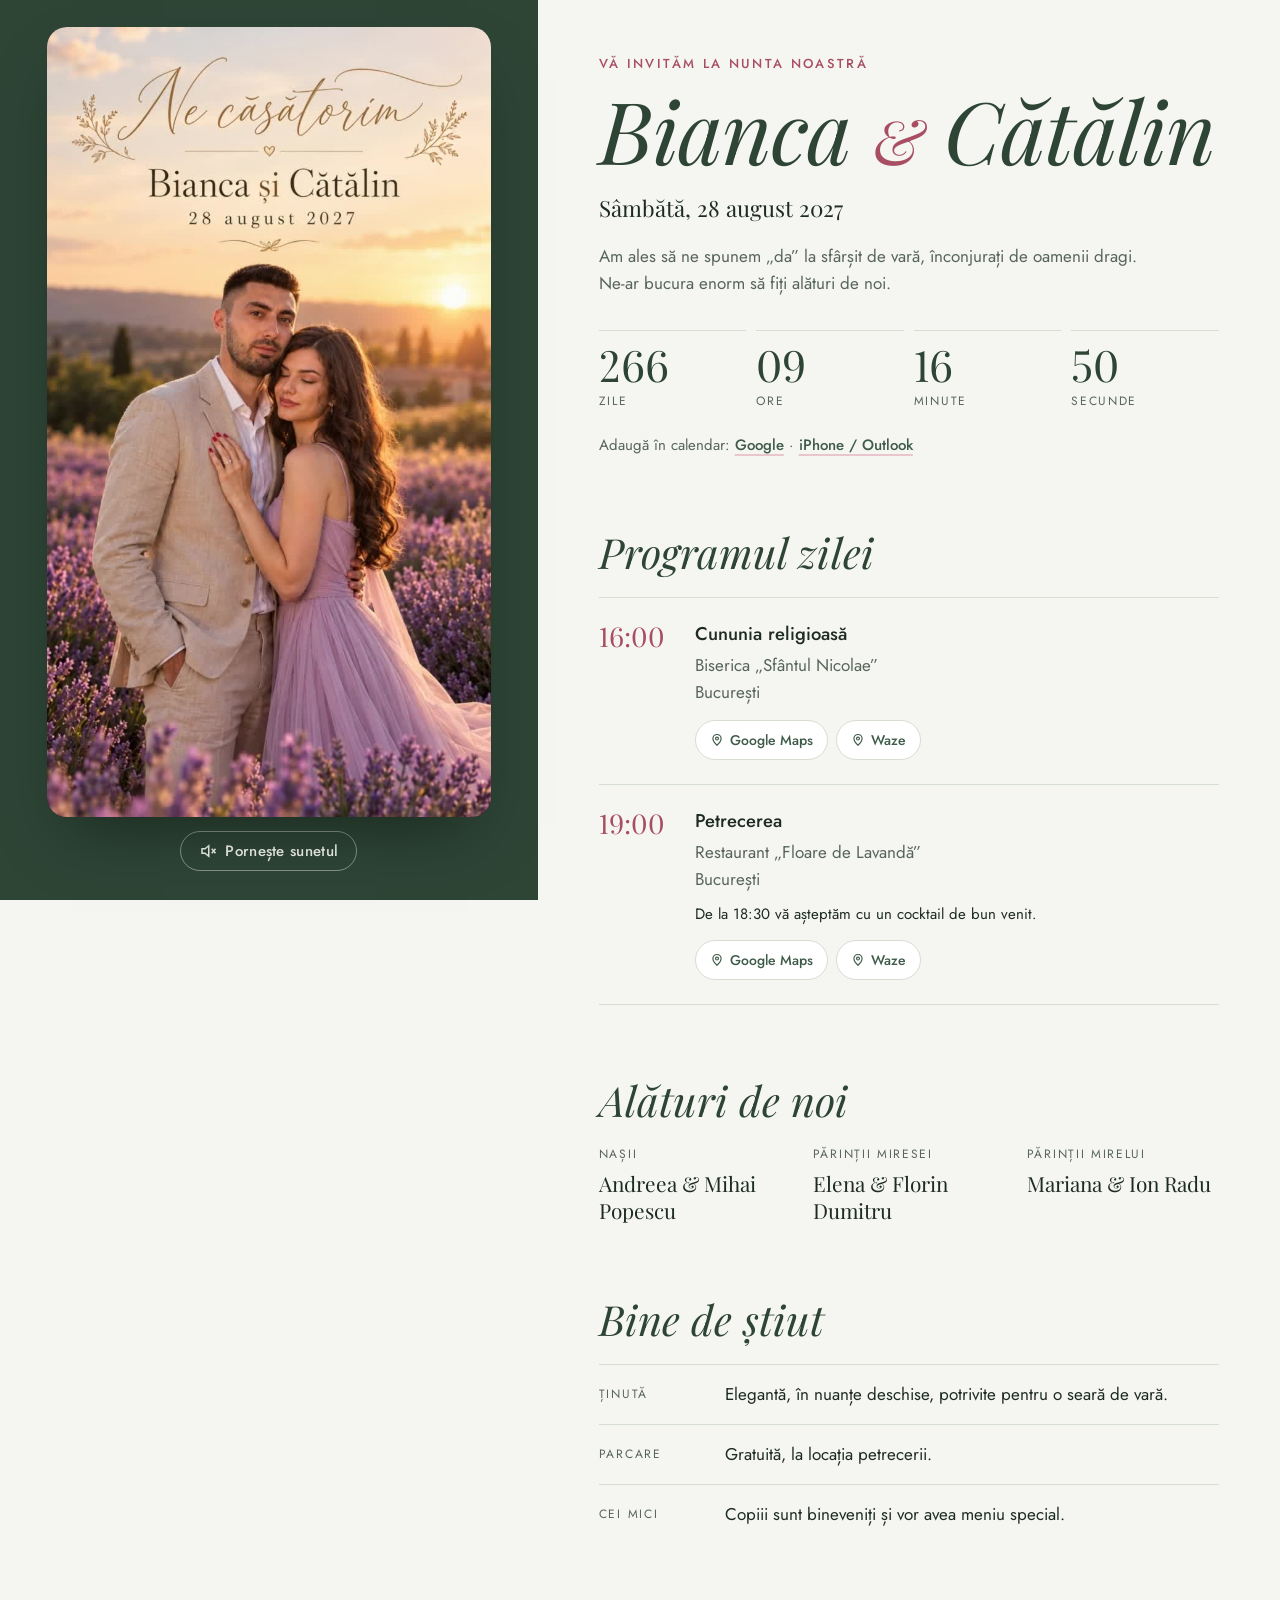
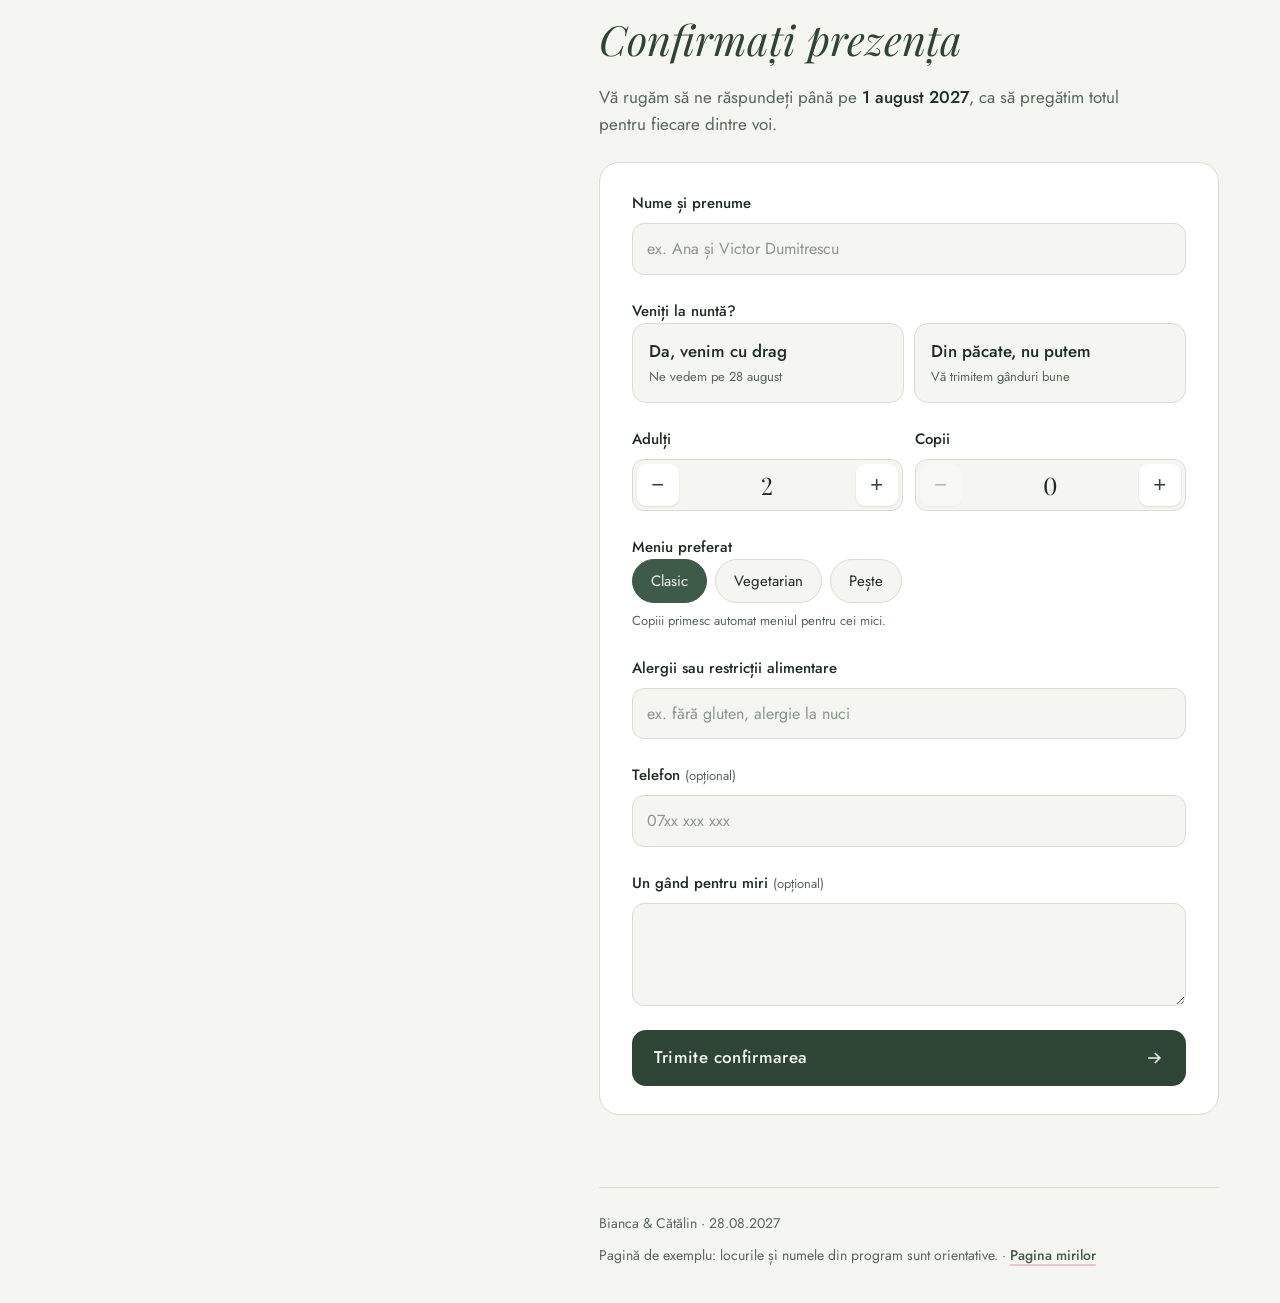
<file: bianca-catalin/index.html>
<!doctype html>
<html lang="ro">
<head>
<meta charset="utf-8">
<meta name="viewport" content="width=device-width, initial-scale=1, viewport-fit=cover">
<title>Bianca &amp; Cătălin · 28 august 2027</title>
<meta name="description" content="Vă invităm la nunta noastră. Vedeți invitația și confirmați prezența până pe 1 august 2027.">
<meta name="robots" content="noindex, nofollow">
<meta name="theme-color" content="#2E4536">
<meta property="og:type" content="website">
<meta property="og:locale" content="ro_RO">
<meta property="og:title" content="Bianca &amp; Cătălin · 28 august 2027">
<meta property="og:description" content="Vă invităm la nunta noastră. Vedeți invitația și confirmați prezența până pe 1 august 2027.">
<meta property="og:image" content="og.jpg">
<meta property="og:image:width" content="1200">
<meta property="og:image:height" content="630">
<meta name="twitter:card" content="summary_large_image">
<link rel="icon" href="data:image/svg+xml,%3Csvg xmlns=&#39;http://www.w3.org/2000/svg&#39; viewBox=&#39;0 0 64 64&#39;%3E%3Crect width=&#39;64&#39; height=&#39;64&#39; rx=&#39;14&#39; fill=&#39;%232E4536&#39;/%3E%3Ctext x=&#39;32&#39; y=&#39;43&#39; text-anchor=&#39;middle&#39; font-family=&#39;Georgia,serif&#39; font-style=&#39;italic&#39; font-size=&#39;30&#39; fill=&#39;%23F5F6F1&#39;%3EB%26amp;C%3C/text%3E%3C/svg%3E">
<link rel="preconnect" href="https://fonts.googleapis.com">
<link rel="preconnect" href="https://fonts.gstatic.com" crossorigin>
<link rel="stylesheet" href="https://fonts.googleapis.com/css2?family=Jost:wght@300;400;500;600&family=Playfair+Display:ital,wght@0,400;0,500;1,400;1,500&display=swap">
<link rel="stylesheet" href="stil.css">
</head>
<body>
<div class="iv-page">
  <div class="iv-stage">
    <div class="iv-film">
      <video id="film" class="iv-video" src="film.mp4" poster="poster.jpg" autoplay muted loop playsinline preload="auto" aria-label="Invitația video: Bianca &amp; Cătălin"></video>
    </div>
    <button type="button" id="sound" class="iv-sound" aria-pressed="false">
      <svg id="ico-off" width="18" height="18" viewBox="0 0 24 24" aria-hidden="true" fill="none" stroke="currentColor" stroke-width="2"><path d="M4 9v6h4l5 4V5L8 9H4Z"/><path d="M17 9l5 6M22 9l-5 6"/></svg>
      <svg id="ico-on" hidden width="18" height="18" viewBox="0 0 24 24" aria-hidden="true" fill="none" stroke="currentColor" stroke-width="2"><path d="M4 9v6h4l5 4V5L8 9H4Z"/><path d="M16.5 8.5a5 5 0 0 1 0 7M19 6a8.5 8.5 0 0 1 0 12"/></svg>
      <span id="sound-label">Pornește sunetul</span>
    </button>
  </div>

  <main class="iv-content">
    <header class="iv-inner">
      <p class="iv-eyebrow">Vă invităm la nunta noastră</p>
      <h1 class="iv-names">Bianca <span class="iv-amp">&amp;</span> Cătălin</h1>
      <p class="iv-date">Sâmbătă, 28 august 2027</p>
<p class="iv-lede">Am ales să ne spunem „da” la sfârșit de vară, înconjurați de oamenii dragi. Ne-ar bucura enorm să fiți alături de noi.</p>      <div class="iv-count" role="timer" aria-label="Timp rămas până la nuntă">
        <div class="iv-count-cell"><span class="iv-count-num" id="c-zile">–</span><span class="iv-count-lbl">zile</span></div>
        <div class="iv-count-cell"><span class="iv-count-num" id="c-ore">–</span><span class="iv-count-lbl">ore</span></div>
        <div class="iv-count-cell"><span class="iv-count-num" id="c-min">–</span><span class="iv-count-lbl">minute</span></div>
        <div class="iv-count-cell"><span class="iv-count-num" id="c-sec">–</span><span class="iv-count-lbl">secunde</span></div>
      </div>
      <p class="iv-cal">
        <span>Adaugă în calendar:</span>
        <a class="iv-text-link" id="cal-google" href="#" target="_blank" rel="noreferrer">Google</a>
        <span aria-hidden="true"> · </span>
        <a class="iv-text-link" id="cal-ics" href="#" download="bianca-catalin.ics">iPhone / Outlook</a>
      </p>
    </header>

    <section class="iv-inner" aria-labelledby="program-title">
      <h2 id="program-title" class="iv-h2">Programul zilei</h2>
      <ol class="iv-timeline">
        <li class="iv-event">
          <span class="iv-time">16:00</span>
          <div class="iv-event-body">
            <h3>Cununia religioasă</h3>
            <p class="iv-place">Biserica „Sfântul Nicolae”<br>București</p>
            <div class="iv-maps">
              <a class="iv-map-link" href="https://www.google.com/maps/search/?api=1&amp;query=Biserica%20Sfantul%20Nicolae%20Bucuresti" target="_blank" rel="noreferrer"><svg width="14" height="14" viewBox="0 0 24 24" aria-hidden="true" fill="none" stroke="currentColor" stroke-width="2"><path d="M12 21s-7-6.2-7-11.5A7 7 0 0 1 19 9.5C19 14.8 12 21 12 21Z"/><circle cx="12" cy="9.5" r="2.5"/></svg> Google Maps</a>
              <a class="iv-map-link" href="https://waze.com/ul?q=Biserica%20Sfantul%20Nicolae%20Bucuresti&amp;navigate=yes" target="_blank" rel="noreferrer"><svg width="14" height="14" viewBox="0 0 24 24" aria-hidden="true" fill="none" stroke="currentColor" stroke-width="2"><path d="M12 21s-7-6.2-7-11.5A7 7 0 0 1 19 9.5C19 14.8 12 21 12 21Z"/><circle cx="12" cy="9.5" r="2.5"/></svg> Waze</a>
            </div>
          </div>
        </li>
        <li class="iv-event">
          <span class="iv-time">19:00</span>
          <div class="iv-event-body">
            <h3>Petrecerea</h3>
            <p class="iv-place">Restaurant „Floare de Lavandă”<br>București</p>
<p class="iv-note">De la 18:30 vă așteptăm cu un cocktail de bun venit.</p>            <div class="iv-maps">
              <a class="iv-map-link" href="https://www.google.com/maps/search/?api=1&amp;query=Bucuresti" target="_blank" rel="noreferrer"><svg width="14" height="14" viewBox="0 0 24 24" aria-hidden="true" fill="none" stroke="currentColor" stroke-width="2"><path d="M12 21s-7-6.2-7-11.5A7 7 0 0 1 19 9.5C19 14.8 12 21 12 21Z"/><circle cx="12" cy="9.5" r="2.5"/></svg> Google Maps</a>
              <a class="iv-map-link" href="https://waze.com/ul?q=Bucuresti&amp;navigate=yes" target="_blank" rel="noreferrer"><svg width="14" height="14" viewBox="0 0 24 24" aria-hidden="true" fill="none" stroke="currentColor" stroke-width="2"><path d="M12 21s-7-6.2-7-11.5A7 7 0 0 1 19 9.5C19 14.8 12 21 12 21Z"/><circle cx="12" cy="9.5" r="2.5"/></svg> Waze</a>
            </div>
          </div>
        </li>
      </ol>
    </section>

    <section class="iv-inner" aria-labelledby="familie-title">
      <h2 id="familie-title" class="iv-h2">Alături de noi</h2>
      <dl class="iv-family">
<div><dt>Nașii</dt><dd>Andreea &amp; Mihai Popescu</dd></div>
<div><dt>Părinții miresei</dt><dd>Elena &amp; Florin Dumitru</dd></div>
<div><dt>Părinții mirelui</dt><dd>Mariana &amp; Ion Radu</dd></div>
      </dl>
    </section>

    <section class="iv-inner" aria-labelledby="info-title">
      <h2 id="info-title" class="iv-h2">Bine de știut</h2>
      <dl class="iv-info">
<div><dt>Ținută</dt><dd>Elegantă, în nuanțe deschise, potrivite pentru o seară de vară.</dd></div>
<div><dt>Parcare</dt><dd>Gratuită, la locația petrecerii.</dd></div>
<div><dt>Cei mici</dt><dd>Copiii sunt bineveniți și vor avea meniu special.</dd></div>
      </dl>
    </section>

    <section class="iv-inner" aria-labelledby="rsvp-title" id="confirmare">
      <h2 id="rsvp-title" class="iv-h2">Confirmați prezența</h2>
      <p class="iv-lede iv-lede-tight">Vă rugăm să ne răspundeți până pe <strong>1 august 2027</strong>, ca să pregătim totul pentru fiecare dintre voi.</p>

      <form id="rsvp" class="iv-form" novalidate>
        <div class="iv-field">
          <label class="iv-label" for="rsvp-name">Nume și prenume</label>
          <input id="rsvp-name" class="iv-input" autocomplete="name" maxlength="80" placeholder="ex. Ana și Victor Dumitrescu">
        </div>

        <fieldset class="iv-field iv-fieldset">
          <legend class="iv-label">Veniți la nuntă?</legend>
          <div class="iv-choice-row">
            <label class="iv-choice">
              <input type="radio" name="attending" id="rsvp-yes" value="da">
              <span class="iv-choice-card"><span class="iv-choice-title">Da, venim cu drag</span><span class="iv-choice-sub">Ne vedem pe 28 august</span></span>
            </label>
            <label class="iv-choice">
              <input type="radio" name="attending" id="rsvp-no" value="nu">
              <span class="iv-choice-card"><span class="iv-choice-title">Din păcate, nu putem</span><span class="iv-choice-sub">Vă trimitem gânduri bune</span></span>
            </label>
          </div>
        </fieldset>

        <div id="coming" class="iv-field" style="gap:24px">
          <div class="iv-steppers">
            <div class="iv-field">
              <span class="iv-label" id="adulti-label">Adulți</span>
              <div class="iv-stepper" role="group" aria-labelledby="adulti-label">
                <button type="button" id="adulti-minus" data-step="adulti" data-d="-1" aria-label="Mai puțini adulți">−</button>
                <output id="adulti" aria-live="polite">2</output>
                <button type="button" id="adulti-plus" data-step="adulti" data-d="1" aria-label="Mai mulți adulți">+</button>
              </div>
            </div>
            <div class="iv-field">
              <span class="iv-label" id="copii-label">Copii</span>
              <div class="iv-stepper" role="group" aria-labelledby="copii-label">
                <button type="button" id="copii-minus" data-step="copii" data-d="-1" aria-label="Mai puțini copii">−</button>
                <output id="copii" aria-live="polite">0</output>
                <button type="button" id="copii-plus" data-step="copii" data-d="1" aria-label="Mai mulți copii">+</button>
              </div>
            </div>
          </div>

          <fieldset class="iv-field iv-fieldset">
            <legend class="iv-label">Meniu preferat</legend>
            <div class="iv-pills">
<label class="iv-pill"><input type="radio" name="menu" id="menu-1" value="Clasic" checked><span>Clasic</span></label>
<label class="iv-pill"><input type="radio" name="menu" id="menu-2" value="Vegetarian"><span>Vegetarian</span></label>
<label class="iv-pill"><input type="radio" name="menu" id="menu-3" value="Pește"><span>Pește</span></label>
            </div>
<span class="iv-hint">Copiii primesc automat meniul pentru cei mici.</span>          </fieldset>

          <div class="iv-field">
            <label class="iv-label" for="rsvp-dietary">Alergii sau restricții alimentare</label>
            <input id="rsvp-dietary" class="iv-input" maxlength="200" placeholder="ex. fără gluten, alergie la nuci">
          </div>

        </div>

        <div class="iv-field">
          <label class="iv-label" for="rsvp-phone">Telefon <span class="iv-optional">(opțional)</span></label>
          <input id="rsvp-phone" class="iv-input" type="tel" autocomplete="tel" inputmode="tel" maxlength="30" placeholder="07xx xxx xxx">
        </div>

        <div class="iv-field">
          <label class="iv-label" for="rsvp-message">Un gând pentru miri <span class="iv-optional">(opțional)</span></label>
          <textarea id="rsvp-message" class="iv-input iv-textarea" rows="3" maxlength="600"></textarea>
        </div>

        <div class="iv-hp" aria-hidden="true">
          <label for="rsvp-website">Website</label>
          <input id="rsvp-website" tabindex="-1" autocomplete="off">
        </div>

        <p id="rsvp-error" class="iv-error" role="alert" hidden></p>

        <button type="submit" id="rsvp-submit" class="iv-submit">
          <span id="submit-label">Trimite confirmarea</span>
          <svg width="20" height="20" viewBox="0 0 24 24" aria-hidden="true" fill="none" stroke="currentColor" stroke-width="2"><path d="M5 12h14M13 6l6 6-6 6"/></svg>
        </button>
      </form>

      <div id="thanks" class="iv-thanks" role="status" hidden>
        <p class="iv-thanks-title" id="thanks-title">Mulțumim!</p>
        <p id="thanks-text"></p>
        <button type="button" id="again" class="iv-text-link iv-again">Trimite încă o confirmare</button>
      </div>
    </section>

    <footer class="iv-inner iv-footer">
      <span>Bianca &amp; Cătălin · 28.08.2027</span>
<span>Pagină de exemplu: locurile și numele din program sunt orientative. · <a class="iv-text-link" href="raspunsuri/">Pagina mirilor</a></span>    </footer>
  </main>
</div>

<script src="config.js"></script>
<script>
(function () {
  var IV = window.IV;
  var START = new Date(IV.start).getTime();
  var $ = function (id) { return document.getElementById(id); };

  // Film + sunet
  var film = $("film"), soundBtn = $("sound"), sound = false;
  film.muted = true;
  var p = film.play(); if (p && p.catch) p.catch(function () {});
  soundBtn.addEventListener("click", function () {
    sound = !sound;
    film.muted = !sound;
    if (sound) film.currentTime = 0;
    var q = film.play(); if (q && q.catch) q.catch(function () {});
    soundBtn.setAttribute("aria-pressed", String(sound));
    $("ico-on").hidden = !sound;
    $("ico-off").hidden = sound;
    $("sound-label").textContent = sound ? "Oprește sunetul" : "Pornește sunetul";
  });

  // Numaratoare inversa
  function pad(n) { return (n < 10 ? "0" : "") + n; }
  function tick() {
    var d = Math.max(0, START - Date.now());
    $("c-zile").textContent = String(Math.floor(d / 86400000));
    $("c-ore").textContent = pad(Math.floor(d / 3600000) % 24);
    $("c-min").textContent = pad(Math.floor(d / 60000) % 60);
    $("c-sec").textContent = pad(Math.floor(d / 1000) % 60);
  }
  tick(); setInterval(tick, 1000);

  // Calendar
  function ics(s) { return String(s).replace(/([,;\\])/g, "\\$1"); }
  $("cal-google").href = "https://calendar.google.com/calendar/render?action=TEMPLATE" +
    "&text=" + encodeURIComponent(IV.cal.titlu) +
    "&dates=" + IV.cal.start + "/" + IV.cal.sfarsit +
    "&details=" + encodeURIComponent(IV.cal.detalii) +
    "&location=" + encodeURIComponent(IV.cal.loc);
  var cal = ["BEGIN:VCALENDAR", "VERSION:2.0", "PRODID:-//Invitatia de Film//RO", "BEGIN:VEVENT",
    "UID:" + IV.ev + "@invitatiadefilm", "DTSTAMP:" + IV.cal.start, "DTSTART:" + IV.cal.start, "DTEND:" + IV.cal.sfarsit,
    "SUMMARY:" + ics(IV.cal.titlu), "LOCATION:" + ics(IV.cal.loc),
    "DESCRIPTION:" + ics(IV.cal.detalii), "END:VEVENT", "END:VCALENDAR"].join("\r\n");
  $("cal-ics").href = "data:text/calendar;charset=utf-8," + encodeURIComponent(cal);

  // Formular
  var counts = { adulti: 2, copii: 0 };
  function renderSteps() {
    ["adulti", "copii"].forEach(function (k) {
      $(k).textContent = counts[k];
      $(k + "-minus").disabled = counts[k] <= 0;
      $(k + "-plus").disabled = counts[k] >= 10;
    });
  }
  document.querySelectorAll("[data-step]").forEach(function (b) {
    b.addEventListener("click", function () {
      var k = b.getAttribute("data-step");
      counts[k] = Math.max(0, Math.min(10, counts[k] + Number(b.getAttribute("data-d"))));
      renderSteps();
    });
  });
  renderSteps();

  function attending() {
    if ($("rsvp-yes").checked) return true;
    if ($("rsvp-no").checked) return false;
    return null;
  }
  ["rsvp-yes", "rsvp-no"].forEach(function (id) {
    $(id).addEventListener("change", function () { $("coming").hidden = attending() === false; });
  });

  function showError(msg) { var e = $("rsvp-error"); e.textContent = msg; e.hidden = !msg; }

  $("rsvp").addEventListener("submit", function (ev) {
    ev.preventDefault();
    showError("");
    var name = $("rsvp-name").value.trim();
    var att = attending();
    if (name.length < 2) { showError("Scrieți numele, ca să știm cine confirmă."); $("rsvp-name").focus(); return; }
    if (att === null) { showError("Alegeți dacă veniți sau nu."); return; }
    if (att && counts.adulti + counts.copii < 1) { showError("Adăugați cel puțin o persoană."); return; }
    if (!window.IV_SCRIPT_URL) { showError("Formularul nu este încă activ. Reveniți puțin mai târziu."); return; }

    var menuEl = document.querySelector('input[name="menu"]:checked');
    var stay = $("rsvp-stay");
    var payload = {
      ev: IV.ev,
      name: name,
      attending: att,
      adults: att ? counts.adulti : 0,
      children: att ? counts.copii : 0,
      menu: att && menuEl ? menuEl.value : "",
      dietary: att ? $("rsvp-dietary").value.trim() : "",
      accommodation: att && stay ? stay.checked : false,
      phone: $("rsvp-phone").value.trim(),
      message: $("rsvp-message").value.trim(),
      website: $("rsvp-website").value
    };

    var btn = $("rsvp-submit");
    btn.disabled = true; $("submit-label").textContent = "Se trimite…";
    fetch(window.IV_SCRIPT_URL, { method: "POST", headers: { "Content-Type": "text/plain;charset=utf-8" }, body: JSON.stringify(payload) })
      .then(function (r) { return r.json(); })
      .then(function (res) {
        if (!res || !res.ok) throw new Error("respins");
        $("thanks-title").textContent = "Mulțumim, " + name.split(/\s+/)[0] + "!";
        $("thanks-text").textContent = att ? IV.multumire_da : IV.multumire_nu;
        $("rsvp").hidden = true;
        $("thanks").hidden = false;
      })
      .catch(function () {
        showError("Confirmarea nu a ajuns la noi. Verificați conexiunea la internet și trimiteți din nou.");
      })
      .then(function () { btn.disabled = false; $("submit-label").textContent = "Trimite confirmarea"; });
  });

  $("again").addEventListener("click", function () {
    $("rsvp").reset();
    counts.adulti = 2; counts.copii = 0; renderSteps();
    $("coming").hidden = false;
    $("thanks").hidden = true;
    $("rsvp").hidden = false;
    $("rsvp-name").focus();
  });
})();
</script>
</body>
</html>
</file>
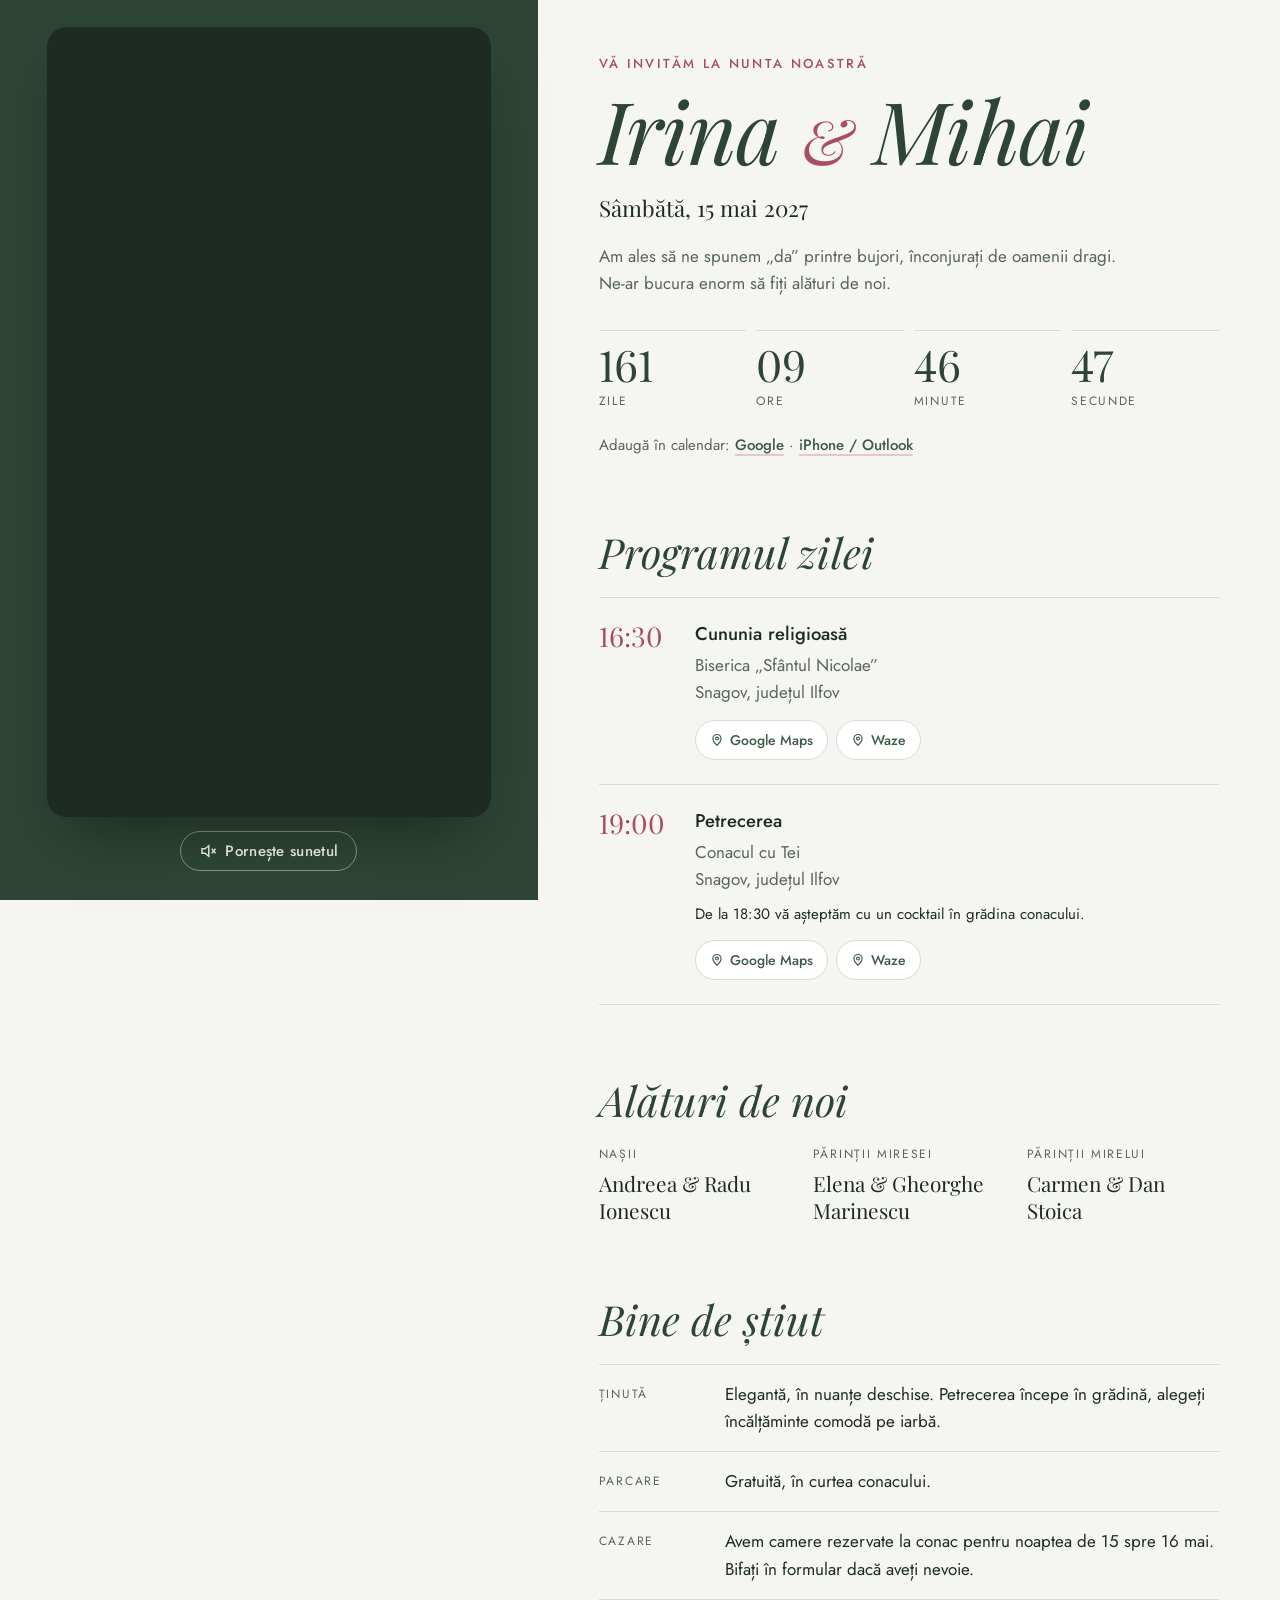
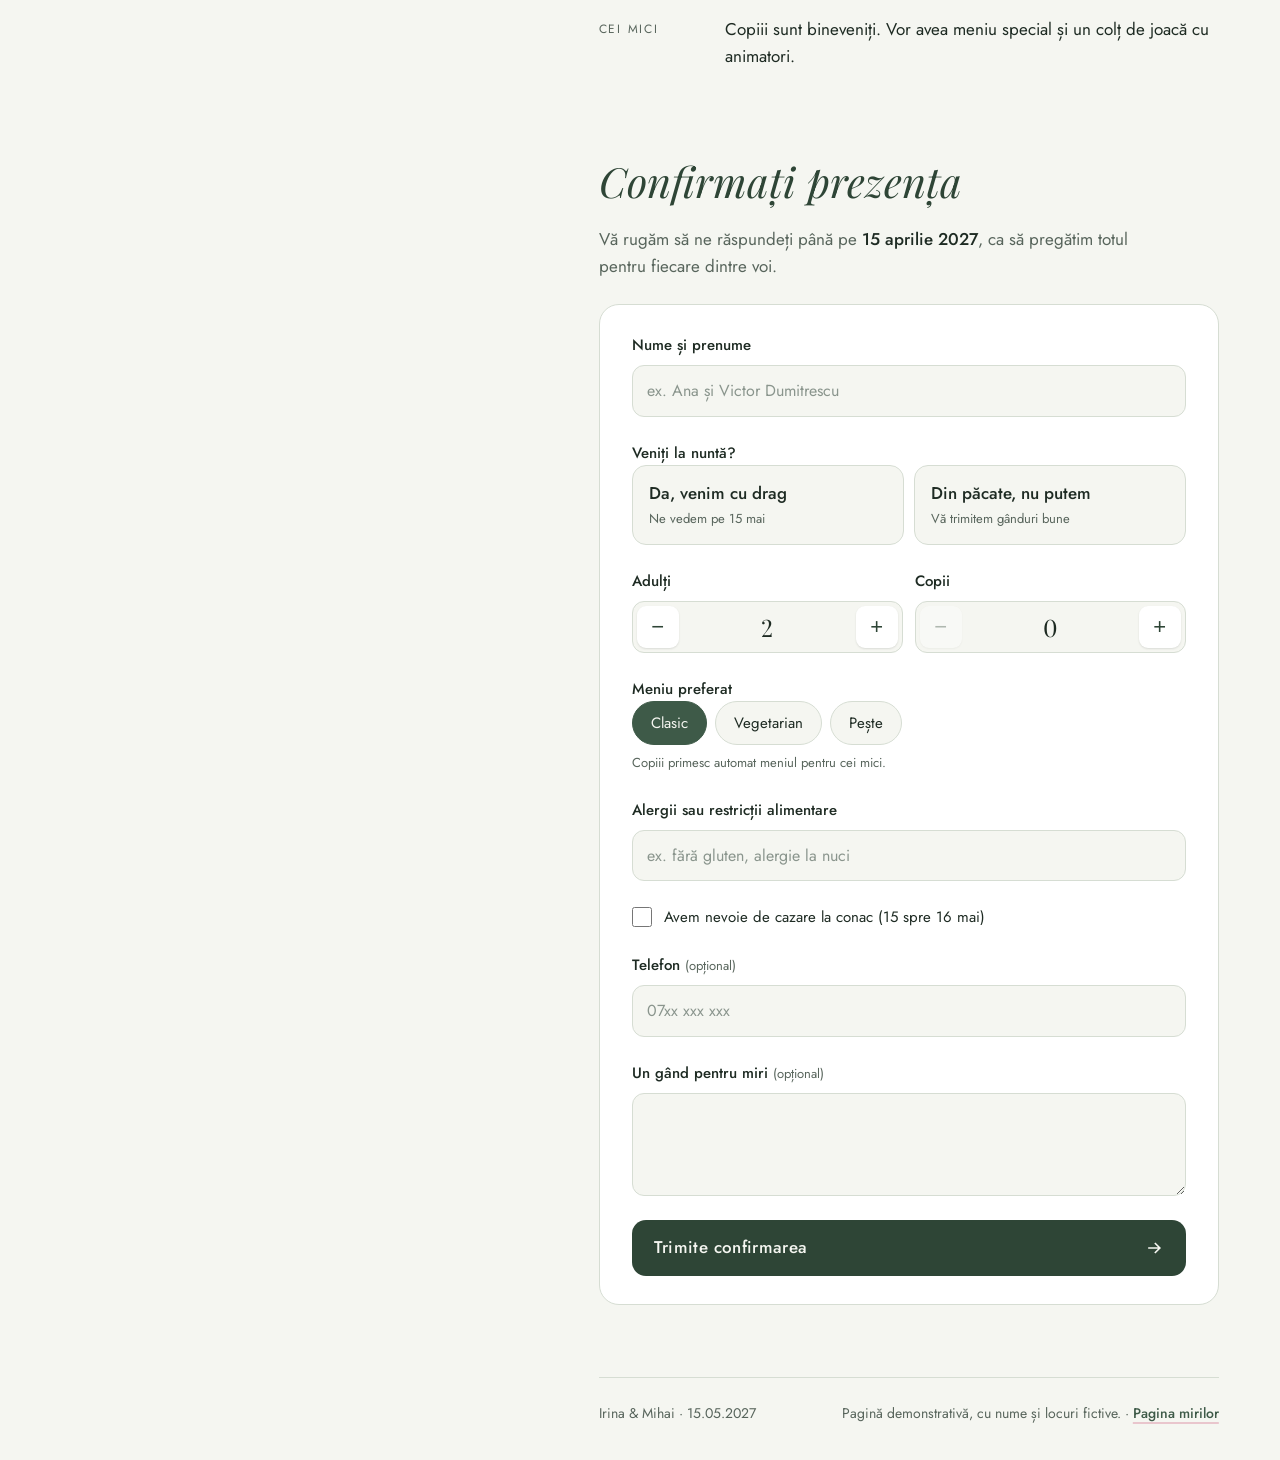
<file: irina-mihai/index.html>
<!doctype html>
<html lang="ro">
<head>
<meta charset="utf-8">
<meta name="viewport" content="width=device-width, initial-scale=1, viewport-fit=cover">
<title>Irina &amp; Mihai · 15 mai 2027</title>
<meta name="description" content="Vă invităm la nunta noastră. Vedeți invitația și confirmați prezența până pe 15 aprilie 2027.">
<meta name="theme-color" content="#2E4536">
<meta property="og:type" content="website">
<meta property="og:locale" content="ro_RO">
<meta property="og:title" content="Irina &amp; Mihai · 15 mai 2027">
<meta property="og:description" content="Vă invităm la nunta noastră. Vedeți invitația și confirmați prezența până pe 15 aprilie 2027.">
<meta property="og:image" content="https://d2ol7oe51mr4n9.cloudfront.net/user_3K0DzioG28pZ1nKR3jeeGaVRNyD/e905d2f6-de35-445d-b400-3dbeb08e9f2e.jpg">
<meta property="og:image:width" content="1200">
<meta property="og:image:height" content="630">
<meta name="twitter:card" content="summary_large_image">
<link rel="icon" href="data:image/svg+xml,%3Csvg xmlns=&#39;http://www.w3.org/2000/svg&#39; viewBox=&#39;0 0 64 64&#39;%3E%3Crect width=&#39;64&#39; height=&#39;64&#39; rx=&#39;14&#39; fill=&#39;%232E4536&#39;/%3E%3Ctext x=&#39;32&#39; y=&#39;43&#39; text-anchor=&#39;middle&#39; font-family=&#39;Georgia,serif&#39; font-style=&#39;italic&#39; font-size=&#39;30&#39; fill=&#39;%23F5F6F1&#39;%3EI%26amp;M%3C/text%3E%3C/svg%3E">
<link rel="preconnect" href="https://fonts.googleapis.com">
<link rel="preconnect" href="https://fonts.gstatic.com" crossorigin>
<link rel="stylesheet" href="https://fonts.googleapis.com/css2?family=Jost:wght@300;400;500;600&family=Playfair+Display:ital,wght@0,400;0,500;1,400;1,500&display=swap">
<link rel="stylesheet" href="stil.css">
</head>
<body>
<div class="iv-page">
  <div class="iv-stage">
    <div class="iv-film">
      <video id="film" class="iv-video" src="https://d2ol7oe51mr4n9.cloudfront.net/user_3K0DzioG28pZ1nKR3jeeGaVRNyD/d973eb2b-7201-49d8-9fd0-63d461f73fb4.mp4" poster="https://d2ol7oe51mr4n9.cloudfront.net/user_3K0DzioG28pZ1nKR3jeeGaVRNyD/739de6ab-eba9-42d4-be15-8ae7a70e4f0b.jpg" autoplay muted loop playsinline preload="auto" aria-label="Invitația video: Irina &amp; Mihai"></video>
    </div>
    <button type="button" id="sound" class="iv-sound" aria-pressed="false">
      <svg id="ico-off" width="18" height="18" viewBox="0 0 24 24" aria-hidden="true" fill="none" stroke="currentColor" stroke-width="2"><path d="M4 9v6h4l5 4V5L8 9H4Z"/><path d="M17 9l5 6M22 9l-5 6"/></svg>
      <svg id="ico-on" hidden width="18" height="18" viewBox="0 0 24 24" aria-hidden="true" fill="none" stroke="currentColor" stroke-width="2"><path d="M4 9v6h4l5 4V5L8 9H4Z"/><path d="M16.5 8.5a5 5 0 0 1 0 7M19 6a8.5 8.5 0 0 1 0 12"/></svg>
      <span id="sound-label">Pornește sunetul</span>
    </button>
  </div>

  <main class="iv-content">
    <header class="iv-inner">
      <p class="iv-eyebrow">Vă invităm la nunta noastră</p>
      <h1 class="iv-names">Irina <span class="iv-amp">&amp;</span> Mihai</h1>
      <p class="iv-date">Sâmbătă, 15 mai 2027</p>
<p class="iv-lede">Am ales să ne spunem „da” printre bujori, înconjurați de oamenii dragi. Ne-ar bucura enorm să fiți alături de noi.</p>      <div class="iv-count" role="timer" aria-label="Timp rămas până la nuntă">
        <div class="iv-count-cell"><span class="iv-count-num" id="c-zile">–</span><span class="iv-count-lbl">zile</span></div>
        <div class="iv-count-cell"><span class="iv-count-num" id="c-ore">–</span><span class="iv-count-lbl">ore</span></div>
        <div class="iv-count-cell"><span class="iv-count-num" id="c-min">–</span><span class="iv-count-lbl">minute</span></div>
        <div class="iv-count-cell"><span class="iv-count-num" id="c-sec">–</span><span class="iv-count-lbl">secunde</span></div>
      </div>
      <p class="iv-cal">
        <span>Adaugă în calendar:</span>
        <a class="iv-text-link" id="cal-google" href="#" target="_blank" rel="noreferrer">Google</a>
        <span aria-hidden="true"> · </span>
        <a class="iv-text-link" id="cal-ics" href="#" download="irina-mihai.ics">iPhone / Outlook</a>
      </p>
    </header>

    <section class="iv-inner" aria-labelledby="program-title">
      <h2 id="program-title" class="iv-h2">Programul zilei</h2>
      <ol class="iv-timeline">
        <li class="iv-event">
          <span class="iv-time">16:30</span>
          <div class="iv-event-body">
            <h3>Cununia religioasă</h3>
            <p class="iv-place">Biserica „Sfântul Nicolae”<br>Snagov, județul Ilfov</p>
            <div class="iv-maps">
              <a class="iv-map-link" href="https://www.google.com/maps/search/?api=1&amp;query=Biserica%20Sfantul%20Nicolae%20Snagov" target="_blank" rel="noreferrer"><svg width="14" height="14" viewBox="0 0 24 24" aria-hidden="true" fill="none" stroke="currentColor" stroke-width="2"><path d="M12 21s-7-6.2-7-11.5A7 7 0 0 1 19 9.5C19 14.8 12 21 12 21Z"/><circle cx="12" cy="9.5" r="2.5"/></svg> Google Maps</a>
              <a class="iv-map-link" href="https://waze.com/ul?q=Biserica%20Sfantul%20Nicolae%20Snagov&amp;navigate=yes" target="_blank" rel="noreferrer"><svg width="14" height="14" viewBox="0 0 24 24" aria-hidden="true" fill="none" stroke="currentColor" stroke-width="2"><path d="M12 21s-7-6.2-7-11.5A7 7 0 0 1 19 9.5C19 14.8 12 21 12 21Z"/><circle cx="12" cy="9.5" r="2.5"/></svg> Waze</a>
            </div>
          </div>
        </li>
        <li class="iv-event">
          <span class="iv-time">19:00</span>
          <div class="iv-event-body">
            <h3>Petrecerea</h3>
            <p class="iv-place">Conacul cu Tei<br>Snagov, județul Ilfov</p>
<p class="iv-note">De la 18:30 vă așteptăm cu un cocktail în grădina conacului.</p>            <div class="iv-maps">
              <a class="iv-map-link" href="https://www.google.com/maps/search/?api=1&amp;query=Snagov%2C%20Ilfov" target="_blank" rel="noreferrer"><svg width="14" height="14" viewBox="0 0 24 24" aria-hidden="true" fill="none" stroke="currentColor" stroke-width="2"><path d="M12 21s-7-6.2-7-11.5A7 7 0 0 1 19 9.5C19 14.8 12 21 12 21Z"/><circle cx="12" cy="9.5" r="2.5"/></svg> Google Maps</a>
              <a class="iv-map-link" href="https://waze.com/ul?q=Snagov%2C%20Ilfov&amp;navigate=yes" target="_blank" rel="noreferrer"><svg width="14" height="14" viewBox="0 0 24 24" aria-hidden="true" fill="none" stroke="currentColor" stroke-width="2"><path d="M12 21s-7-6.2-7-11.5A7 7 0 0 1 19 9.5C19 14.8 12 21 12 21Z"/><circle cx="12" cy="9.5" r="2.5"/></svg> Waze</a>
            </div>
          </div>
        </li>
      </ol>
    </section>

    <section class="iv-inner" aria-labelledby="familie-title">
      <h2 id="familie-title" class="iv-h2">Alături de noi</h2>
      <dl class="iv-family">
<div><dt>Nașii</dt><dd>Andreea &amp; Radu Ionescu</dd></div>
<div><dt>Părinții miresei</dt><dd>Elena &amp; Gheorghe Marinescu</dd></div>
<div><dt>Părinții mirelui</dt><dd>Carmen &amp; Dan Stoica</dd></div>
      </dl>
    </section>

    <section class="iv-inner" aria-labelledby="info-title">
      <h2 id="info-title" class="iv-h2">Bine de știut</h2>
      <dl class="iv-info">
<div><dt>Ținută</dt><dd>Elegantă, în nuanțe deschise. Petrecerea începe în grădină, alegeți încălțăminte comodă pe iarbă.</dd></div>
<div><dt>Parcare</dt><dd>Gratuită, în curtea conacului.</dd></div>
<div><dt>Cazare</dt><dd>Avem camere rezervate la conac pentru noaptea de 15 spre 16 mai. Bifați în formular dacă aveți nevoie.</dd></div>
<div><dt>Cei mici</dt><dd>Copiii sunt bineveniți. Vor avea meniu special și un colț de joacă cu animatori.</dd></div>
      </dl>
    </section>

    <section class="iv-inner" aria-labelledby="rsvp-title" id="confirmare">
      <h2 id="rsvp-title" class="iv-h2">Confirmați prezența</h2>
      <p class="iv-lede iv-lede-tight">Vă rugăm să ne răspundeți până pe <strong>15 aprilie 2027</strong>, ca să pregătim totul pentru fiecare dintre voi.</p>

      <form id="rsvp" class="iv-form" novalidate>
        <div class="iv-field">
          <label class="iv-label" for="rsvp-name">Nume și prenume</label>
          <input id="rsvp-name" class="iv-input" autocomplete="name" maxlength="80" placeholder="ex. Ana și Victor Dumitrescu">
        </div>

        <fieldset class="iv-field iv-fieldset">
          <legend class="iv-label">Veniți la nuntă?</legend>
          <div class="iv-choice-row">
            <label class="iv-choice">
              <input type="radio" name="attending" id="rsvp-yes" value="da">
              <span class="iv-choice-card"><span class="iv-choice-title">Da, venim cu drag</span><span class="iv-choice-sub">Ne vedem pe 15 mai</span></span>
            </label>
            <label class="iv-choice">
              <input type="radio" name="attending" id="rsvp-no" value="nu">
              <span class="iv-choice-card"><span class="iv-choice-title">Din păcate, nu putem</span><span class="iv-choice-sub">Vă trimitem gânduri bune</span></span>
            </label>
          </div>
        </fieldset>

        <div id="coming" class="iv-field" style="gap:24px">
          <div class="iv-steppers">
            <div class="iv-field">
              <span class="iv-label" id="adulti-label">Adulți</span>
              <div class="iv-stepper" role="group" aria-labelledby="adulti-label">
                <button type="button" id="adulti-minus" data-step="adulti" data-d="-1" aria-label="Mai puțini adulți">−</button>
                <output id="adulti" aria-live="polite">2</output>
                <button type="button" id="adulti-plus" data-step="adulti" data-d="1" aria-label="Mai mulți adulți">+</button>
              </div>
            </div>
            <div class="iv-field">
              <span class="iv-label" id="copii-label">Copii</span>
              <div class="iv-stepper" role="group" aria-labelledby="copii-label">
                <button type="button" id="copii-minus" data-step="copii" data-d="-1" aria-label="Mai puțini copii">−</button>
                <output id="copii" aria-live="polite">0</output>
                <button type="button" id="copii-plus" data-step="copii" data-d="1" aria-label="Mai mulți copii">+</button>
              </div>
            </div>
          </div>

          <fieldset class="iv-field iv-fieldset">
            <legend class="iv-label">Meniu preferat</legend>
            <div class="iv-pills">
<label class="iv-pill"><input type="radio" name="menu" id="menu-1" value="Clasic" checked><span>Clasic</span></label>
<label class="iv-pill"><input type="radio" name="menu" id="menu-2" value="Vegetarian"><span>Vegetarian</span></label>
<label class="iv-pill"><input type="radio" name="menu" id="menu-3" value="Pește"><span>Pește</span></label>
            </div>
<span class="iv-hint">Copiii primesc automat meniul pentru cei mici.</span>          </fieldset>

          <div class="iv-field">
            <label class="iv-label" for="rsvp-dietary">Alergii sau restricții alimentare</label>
            <input id="rsvp-dietary" class="iv-input" maxlength="200" placeholder="ex. fără gluten, alergie la nuci">
          </div>

          <label class="iv-check" for="rsvp-stay">
            <input id="rsvp-stay" type="checkbox">
            <span>Avem nevoie de cazare la conac (15 spre 16 mai)</span>
          </label>
        </div>

        <div class="iv-field">
          <label class="iv-label" for="rsvp-phone">Telefon <span class="iv-optional">(opțional)</span></label>
          <input id="rsvp-phone" class="iv-input" type="tel" autocomplete="tel" inputmode="tel" maxlength="30" placeholder="07xx xxx xxx">
        </div>

        <div class="iv-field">
          <label class="iv-label" for="rsvp-message">Un gând pentru miri <span class="iv-optional">(opțional)</span></label>
          <textarea id="rsvp-message" class="iv-input iv-textarea" rows="3" maxlength="600"></textarea>
        </div>

        <div class="iv-hp" aria-hidden="true">
          <label for="rsvp-website">Website</label>
          <input id="rsvp-website" tabindex="-1" autocomplete="off">
        </div>

        <p id="rsvp-error" class="iv-error" role="alert" hidden></p>

        <button type="submit" id="rsvp-submit" class="iv-submit">
          <span id="submit-label">Trimite confirmarea</span>
          <svg width="20" height="20" viewBox="0 0 24 24" aria-hidden="true" fill="none" stroke="currentColor" stroke-width="2"><path d="M5 12h14M13 6l6 6-6 6"/></svg>
        </button>
      </form>

      <div id="thanks" class="iv-thanks" role="status" hidden>
        <p class="iv-thanks-title" id="thanks-title">Mulțumim!</p>
        <p id="thanks-text"></p>
        <button type="button" id="again" class="iv-text-link iv-again">Trimite încă o confirmare</button>
      </div>
    </section>

    <footer class="iv-inner iv-footer">
      <span>Irina &amp; Mihai · 15.05.2027</span>
<span>Pagină demonstrativă, cu nume și locuri fictive. · <a class="iv-text-link" href="raspunsuri/">Pagina mirilor</a></span>    </footer>
  </main>
</div>

<script src="config.js"></script>
<script>
(function () {
  var IV = window.IV;
  var START = new Date(IV.start).getTime();
  var $ = function (id) { return document.getElementById(id); };

  // Film + sunet
  var film = $("film"), soundBtn = $("sound"), sound = false;
  film.muted = true;
  var p = film.play(); if (p && p.catch) p.catch(function () {});
  soundBtn.addEventListener("click", function () {
    sound = !sound;
    film.muted = !sound;
    if (sound) film.currentTime = 0;
    var q = film.play(); if (q && q.catch) q.catch(function () {});
    soundBtn.setAttribute("aria-pressed", String(sound));
    $("ico-on").hidden = !sound;
    $("ico-off").hidden = sound;
    $("sound-label").textContent = sound ? "Oprește sunetul" : "Pornește sunetul";
  });

  // Numaratoare inversa
  function pad(n) { return (n < 10 ? "0" : "") + n; }
  function tick() {
    var d = Math.max(0, START - Date.now());
    $("c-zile").textContent = String(Math.floor(d / 86400000));
    $("c-ore").textContent = pad(Math.floor(d / 3600000) % 24);
    $("c-min").textContent = pad(Math.floor(d / 60000) % 60);
    $("c-sec").textContent = pad(Math.floor(d / 1000) % 60);
  }
  tick(); setInterval(tick, 1000);

  // Calendar
  function ics(s) { return String(s).replace(/([,;\\])/g, "\\$1"); }
  $("cal-google").href = "https://calendar.google.com/calendar/render?action=TEMPLATE" +
    "&text=" + encodeURIComponent(IV.cal.titlu) +
    "&dates=" + IV.cal.start + "/" + IV.cal.sfarsit +
    "&details=" + encodeURIComponent(IV.cal.detalii) +
    "&location=" + encodeURIComponent(IV.cal.loc);
  var cal = ["BEGIN:VCALENDAR", "VERSION:2.0", "PRODID:-//Invitatia de Film//RO", "BEGIN:VEVENT",
    "UID:" + IV.ev + "@invitatiadefilm", "DTSTAMP:" + IV.cal.start, "DTSTART:" + IV.cal.start, "DTEND:" + IV.cal.sfarsit,
    "SUMMARY:" + ics(IV.cal.titlu), "LOCATION:" + ics(IV.cal.loc),
    "DESCRIPTION:" + ics(IV.cal.detalii), "END:VEVENT", "END:VCALENDAR"].join("\r\n");
  $("cal-ics").href = "data:text/calendar;charset=utf-8," + encodeURIComponent(cal);

  // Formular
  var counts = { adulti: 2, copii: 0 };
  function renderSteps() {
    ["adulti", "copii"].forEach(function (k) {
      $(k).textContent = counts[k];
      $(k + "-minus").disabled = counts[k] <= 0;
      $(k + "-plus").disabled = counts[k] >= 10;
    });
  }
  document.querySelectorAll("[data-step]").forEach(function (b) {
    b.addEventListener("click", function () {
      var k = b.getAttribute("data-step");
      counts[k] = Math.max(0, Math.min(10, counts[k] + Number(b.getAttribute("data-d"))));
      renderSteps();
    });
  });
  renderSteps();

  function attending() {
    if ($("rsvp-yes").checked) return true;
    if ($("rsvp-no").checked) return false;
    return null;
  }
  ["rsvp-yes", "rsvp-no"].forEach(function (id) {
    $(id).addEventListener("change", function () { $("coming").hidden = attending() === false; });
  });

  function showError(msg) { var e = $("rsvp-error"); e.textContent = msg; e.hidden = !msg; }

  $("rsvp").addEventListener("submit", function (ev) {
    ev.preventDefault();
    showError("");
    var name = $("rsvp-name").value.trim();
    var att = attending();
    if (name.length < 2) { showError("Scrieți numele, ca să știm cine confirmă."); $("rsvp-name").focus(); return; }
    if (att === null) { showError("Alegeți dacă veniți sau nu."); return; }
    if (att && counts.adulti + counts.copii < 1) { showError("Adăugați cel puțin o persoană."); return; }
    if (!window.IV_SCRIPT_URL) { showError("Formularul nu este încă activ. Reveniți puțin mai târziu."); return; }

    var menuEl = document.querySelector('input[name="menu"]:checked');
    var stay = $("rsvp-stay");
    var payload = {
      ev: IV.ev,
      name: name,
      attending: att,
      adults: att ? counts.adulti : 0,
      children: att ? counts.copii : 0,
      menu: att && menuEl ? menuEl.value : "",
      dietary: att ? $("rsvp-dietary").value.trim() : "",
      accommodation: att && stay ? stay.checked : false,
      phone: $("rsvp-phone").value.trim(),
      message: $("rsvp-message").value.trim(),
      website: $("rsvp-website").value
    };

    var btn = $("rsvp-submit");
    btn.disabled = true; $("submit-label").textContent = "Se trimite…";
    fetch(window.IV_SCRIPT_URL, { method: "POST", headers: { "Content-Type": "text/plain;charset=utf-8" }, body: JSON.stringify(payload) })
      .then(function (r) { return r.json(); })
      .then(function (res) {
        if (!res || !res.ok) throw new Error("respins");
        $("thanks-title").textContent = "Mulțumim, " + name.split(/\s+/)[0] + "!";
        $("thanks-text").textContent = att ? IV.multumire_da : IV.multumire_nu;
        $("rsvp").hidden = true;
        $("thanks").hidden = false;
      })
      .catch(function () {
        showError("Confirmarea nu a ajuns la noi. Verificați conexiunea la internet și trimiteți din nou.");
      })
      .then(function () { btn.disabled = false; $("submit-label").textContent = "Trimite confirmarea"; });
  });

  $("again").addEventListener("click", function () {
    $("rsvp").reset();
    counts.adulti = 2; counts.copii = 0; renderSteps();
    $("coming").hidden = false;
    $("thanks").hidden = true;
    $("rsvp").hidden = false;
    $("rsvp-name").focus();
  });
})();
</script>
</body>
</html>
</file>
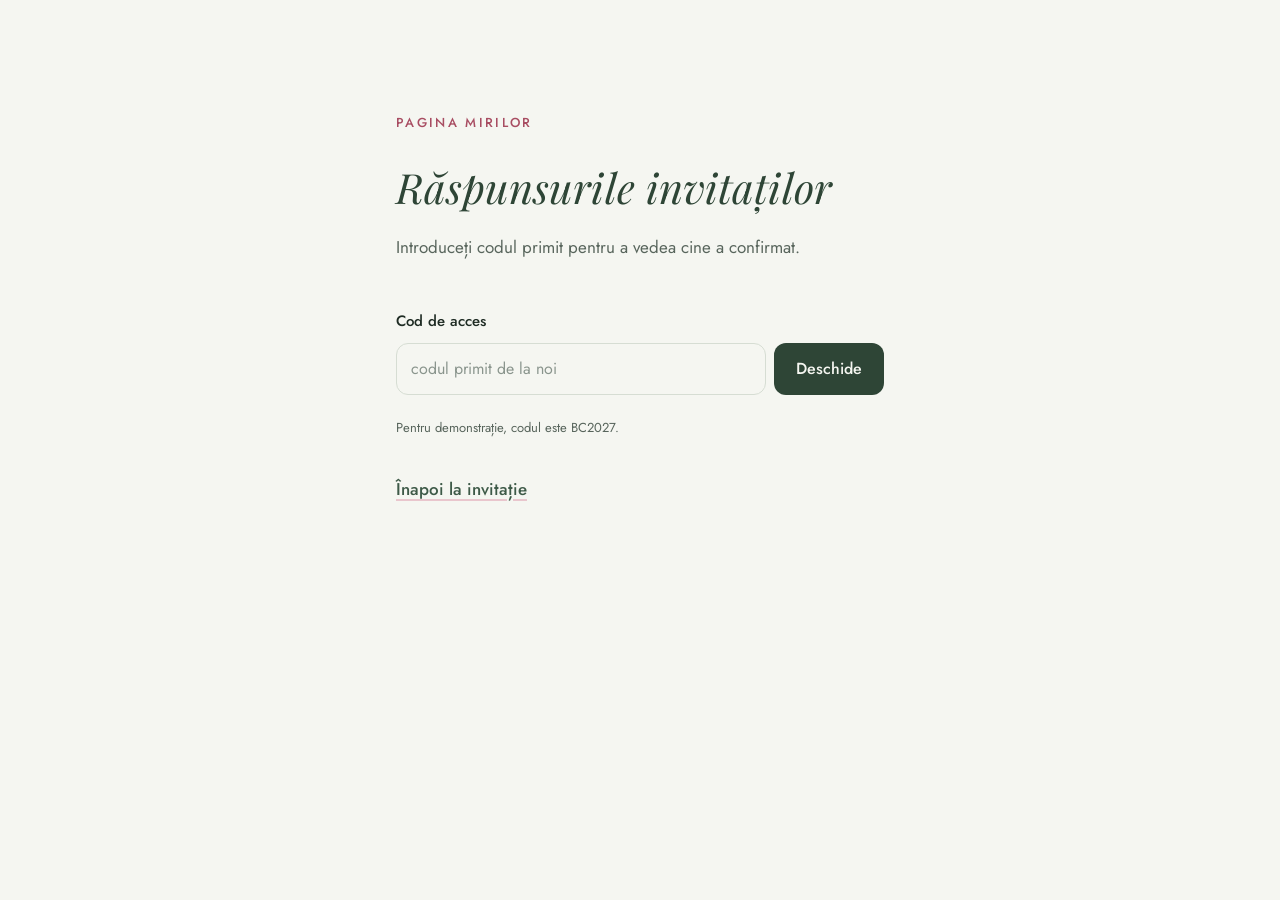
<file: bianca-catalin/raspunsuri/index.html>
<!doctype html>
<html lang="ro">
<head>
<meta charset="utf-8">
<meta name="viewport" content="width=device-width, initial-scale=1, viewport-fit=cover">
<title>Răspunsuri · Bianca &amp; Cătălin</title>
<meta name="robots" content="noindex, nofollow">
<meta name="theme-color" content="#2E4536">
<link rel="icon" href="data:image/svg+xml,%3Csvg xmlns=&#39;http://www.w3.org/2000/svg&#39; viewBox=&#39;0 0 64 64&#39;%3E%3Crect width=&#39;64&#39; height=&#39;64&#39; rx=&#39;14&#39; fill=&#39;%232E4536&#39;/%3E%3Ctext x=&#39;32&#39; y=&#39;43&#39; text-anchor=&#39;middle&#39; font-family=&#39;Georgia,serif&#39; font-style=&#39;italic&#39; font-size=&#39;30&#39; fill=&#39;%23F5F6F1&#39;%3EB%26amp;C%3C/text%3E%3C/svg%3E">
<link rel="preconnect" href="https://fonts.googleapis.com">
<link rel="preconnect" href="https://fonts.gstatic.com" crossorigin>
<link rel="stylesheet" href="https://fonts.googleapis.com/css2?family=Jost:wght@300;400;500;600&family=Playfair+Display:ital,wght@0,400;0,500;1,400;1,500&display=swap">
<link rel="stylesheet" href="../stil.css">
</head>
<body>
<main id="gate" class="iv-admin iv-admin-gate">
  <p class="iv-eyebrow">Pagina mirilor</p>
  <h1 class="iv-h2">Răspunsurile invitaților</h1>
  <p class="iv-lede iv-lede-tight">Introduceți codul primit pentru a vedea cine a confirmat.</p>
  <form id="gate-form" class="iv-gate">
    <label class="iv-label" for="couple-code">Cod de acces</label>
    <div class="iv-gate-row">
      <input id="couple-code" class="iv-input" autocomplete="off" autocapitalize="characters" placeholder="codul primit de la noi">
      <button type="submit" id="gate-btn" class="iv-gate-btn">Deschide</button>
    </div>
    <p id="gate-error" class="iv-error" role="alert" hidden></p>
<p class="iv-hint">Pentru demonstrație, codul este BC2027.</p>  </form>
  <a class="iv-text-link" href="../">Înapoi la invitație</a>
</main>

<main id="board" class="iv-admin" hidden>
  <div class="iv-admin-head">
    <div>
      <p class="iv-eyebrow">Bianca &amp; Cătălin · 28 august 2027</p>
      <h1 class="iv-h2">Răspunsurile invitaților</h1>
    </div>
    <div class="iv-admin-actions">
      <button type="button" id="refresh" class="iv-ghost">Actualizează</button>
      <button type="button" id="csv" class="iv-ghost iv-ghost-solid">Descarcă tabelul (Excel)</button>
    </div>
  </div>
  <div class="iv-stats" id="stats"></div>
  <div class="iv-tabs" role="tablist" aria-label="Filtrează răspunsurile">
    <button type="button" role="tab" class="iv-tab" data-f="toate" aria-selected="true">Toate</button>
    <button type="button" role="tab" class="iv-tab" data-f="vin" aria-selected="false">Vin</button>
    <button type="button" role="tab" class="iv-tab" data-f="nu" aria-selected="false">Nu vin</button>
  </div>
  <p id="empty" class="iv-empty" hidden>Încă nu există răspunsuri aici. Imediat ce un invitat confirmă, apare în listă.</p>
  <div class="iv-table-wrap" id="table-wrap">
    <table class="iv-table">
      <thead>
        <tr><th>Invitat</th><th>Răspuns</th><th class="iv-num">Adulți</th><th class="iv-num">Copii</th><th>Meniu</th><th>Mesaj</th><th>Trimis</th></tr>
      </thead>
      <tbody id="tbody"></tbody>
    </table>
  </div>
  <ul class="iv-cards" id="cards"></ul>
</main>

<script src="../config.js"></script>
<script>
(function () {
  var IV = window.IV;
  var $ = function (id) { return document.getElementById(id); };
  var code = "", rows = [], filter = "toate";
  var MENUS = IV.meniuri || [], STAY = !!IV.cazare;

  function el(tag, cls, text) {
    var e = document.createElement(tag);
    if (cls) e.className = cls;
    if (text !== undefined && text !== null) e.textContent = String(text);
    return e;
  }
  function when(iso) {
    var d = new Date(iso);
    if (isNaN(d.getTime())) return String(iso || "");
    return d.toLocaleString("ro-RO", { day: "numeric", month: "short", hour: "2-digit", minute: "2-digit", timeZone: "Europe/Bucharest" });
  }
  function badge(yes) { return el("span", "iv-badge " + (yes ? "iv-badge-yes" : "iv-badge-no"), yes ? "Vine" : "Nu vine"); }

  function load(btn, okLabel) {
    if (!window.IV_SCRIPT_URL) return Promise.reject(new Error("inactiv"));
    btn.disabled = true;
    var old = btn.textContent; btn.textContent = "Se încarcă…";
    return fetch(window.IV_SCRIPT_URL + "?ev=" + encodeURIComponent(IV.ev) + "&cod=" + encodeURIComponent(code))
      .then(function (r) { return r.json(); })
      .finally(function () { btn.disabled = false; btn.textContent = okLabel || old; });
  }

  $("gate-form").addEventListener("submit", function (ev) {
    ev.preventDefault();
    code = $("couple-code").value.trim();
    var err = $("gate-error"); err.hidden = true;
    if (!code) return;
    load($("gate-btn"), "Deschide").then(function (res) {
      if (!res || !res.ok) { err.textContent = "Codul nu este corect. Îl găsiți în mesajul primit odată cu pagina."; err.hidden = false; return; }
      rows = res.rows || [];
      $("gate").hidden = true; $("board").hidden = false;
      render();
    }).catch(function (e) {
      err.textContent = e && e.message === "inactiv"
        ? "Pagina nu este încă legată de tabelul cu răspunsuri."
        : "Răspunsurile nu s-au încărcat. Verificați conexiunea și încercați din nou.";
      err.hidden = false;
    });
  });

  $("refresh").addEventListener("click", function () {
    load($("refresh"), "Actualizează").then(function (res) { if (res && res.ok) { rows = res.rows || []; render(); } }).catch(function () {});
  });

  document.querySelectorAll(".iv-tab").forEach(function (t) {
    t.addEventListener("click", function () { filter = t.getAttribute("data-f"); render(); });
  });

  function render() {
    var t = { yes: 0, no: 0, adults: 0, children: 0, stay: 0 }, perMenu = {};
    rows.forEach(function (r) {
      if (r.attending) {
        t.yes++; t.adults += r.adults; t.children += r.children;
        if (r.accommodation) t.stay += r.adults + r.children;
        if (r.menu) perMenu[r.menu] = (perMenu[r.menu] || 0) + r.adults;
      } else t.no++;
    });

    var list = [[t.adults + t.children, "persoane confirmate", true], [t.adults, "adulți"], [t.children, "copii"]];
    if (STAY) list.push([t.stay, "persoane cu cazare"]);
    MENUS.forEach(function (m) { list.push([perMenu[m] || 0, "meniu " + m.toLowerCase()]); });
    list.push([t.no, "nu pot veni"]);
    var stats = $("stats"); stats.textContent = "";
    list.forEach(function (s) {
      var box = el("div", s[2] ? "iv-stat iv-stat-strong" : "iv-stat");
      box.appendChild(el("span", "iv-stat-num", s[0]));
      box.appendChild(el("span", "iv-stat-lbl", s[1]));
      stats.appendChild(box);
    });

    var labels = { toate: "Toate (" + rows.length + ")", vin: "Vin (" + t.yes + ")", nu: "Nu vin (" + t.no + ")" };
    document.querySelectorAll(".iv-tab").forEach(function (b) {
      var f = b.getAttribute("data-f");
      b.textContent = labels[f];
      b.setAttribute("aria-selected", String(f === filter));
    });

    var vis = rows.filter(function (r) { return filter === "toate" ? true : filter === "vin" ? r.attending : !r.attending; });
    $("empty").hidden = vis.length > 0;
    $("table-wrap").hidden = vis.length === 0;
    $("cards").hidden = vis.length === 0;

    var tb = $("tbody"); tb.textContent = "";
    var cards = $("cards"); cards.textContent = "";
    vis.forEach(function (r) {
      var tr = el("tr");
      var c1 = el("td"); c1.appendChild(el("strong", "", r.name)); if (r.phone) c1.appendChild(el("div", "iv-sub", r.phone)); tr.appendChild(c1);
      var c2 = el("td"); c2.appendChild(badge(r.attending)); tr.appendChild(c2);
      tr.appendChild(el("td", "iv-num", r.attending ? r.adults : "–"));
      tr.appendChild(el("td", "iv-num", r.attending ? r.children : "–"));
      if (MENUS.length) {
        var c5 = el("td", "", r.attending ? (r.menu || "–") : "–"); if (r.dietary) c5.appendChild(el("div", "iv-sub", r.dietary)); tr.appendChild(c5);
      } else tr.appendChild(el("td", "", r.dietary || "–"));
      if (STAY) tr.appendChild(el("td", "", r.accommodation ? "Da" : "–"));
      tr.appendChild(el("td", "iv-msg", r.message || "–"));
      tr.appendChild(el("td", "iv-sub", when(r.created)));
      tb.appendChild(tr);

      var li = el("li", "iv-card");
      var top = el("div", "iv-card-top"); top.appendChild(el("strong", "", r.name)); top.appendChild(badge(r.attending)); li.appendChild(top);
      if (r.attending) {
        var line = r.adults + (r.adults === 1 ? " adult" : " adulți");
        if (r.children) line += ", " + r.children + (r.children === 1 ? " copil" : " copii");
        if (r.menu) line += " · meniu " + r.menu.toLowerCase();
        if (r.accommodation) line += " · cazare";
        li.appendChild(el("p", "iv-card-line", line));
      }
      if (r.dietary) li.appendChild(el("p", "iv-sub", "Restricții: " + r.dietary));
      if (r.message) li.appendChild(el("p", "iv-card-msg", "„" + r.message + "”"));
      li.appendChild(el("p", "iv-sub", when(r.created) + (r.phone ? " · " + r.phone : "")));
      cards.appendChild(li);
    });
  }

  $("csv").addEventListener("click", function () {
    var esc = function (v) { return '"' + String(v === undefined || v === null ? "" : v).replace(/"/g, '""') + '"'; };
    var head = ["Nume", "Vine", "Adulți", "Copii", "Meniu", "Restricții", "Cazare", "Telefon", "Mesaj", "Trimis"];
    var lines = rows.map(function (r) {
      return [r.name, r.attending ? "Da" : "Nu", r.adults, r.children, r.attending ? r.menu : "", r.dietary,
        r.accommodation ? "Da" : "Nu", r.phone, r.message, when(r.created)].map(esc).join(";");
    });
    var blob = new Blob(["﻿" + [head.map(esc).join(";")].concat(lines).join("\r\n")], { type: "text/csv;charset=utf-8" });
    var url = URL.createObjectURL(blob);
    var a = document.createElement("a");
    a.href = url; a.download = "confirmari-" + IV.ev + ".csv";
    document.body.appendChild(a); a.click(); a.remove();
    setTimeout(function () { URL.revokeObjectURL(url); }, 1000);
  });
})();
</script>
</body>
</html>
</file>
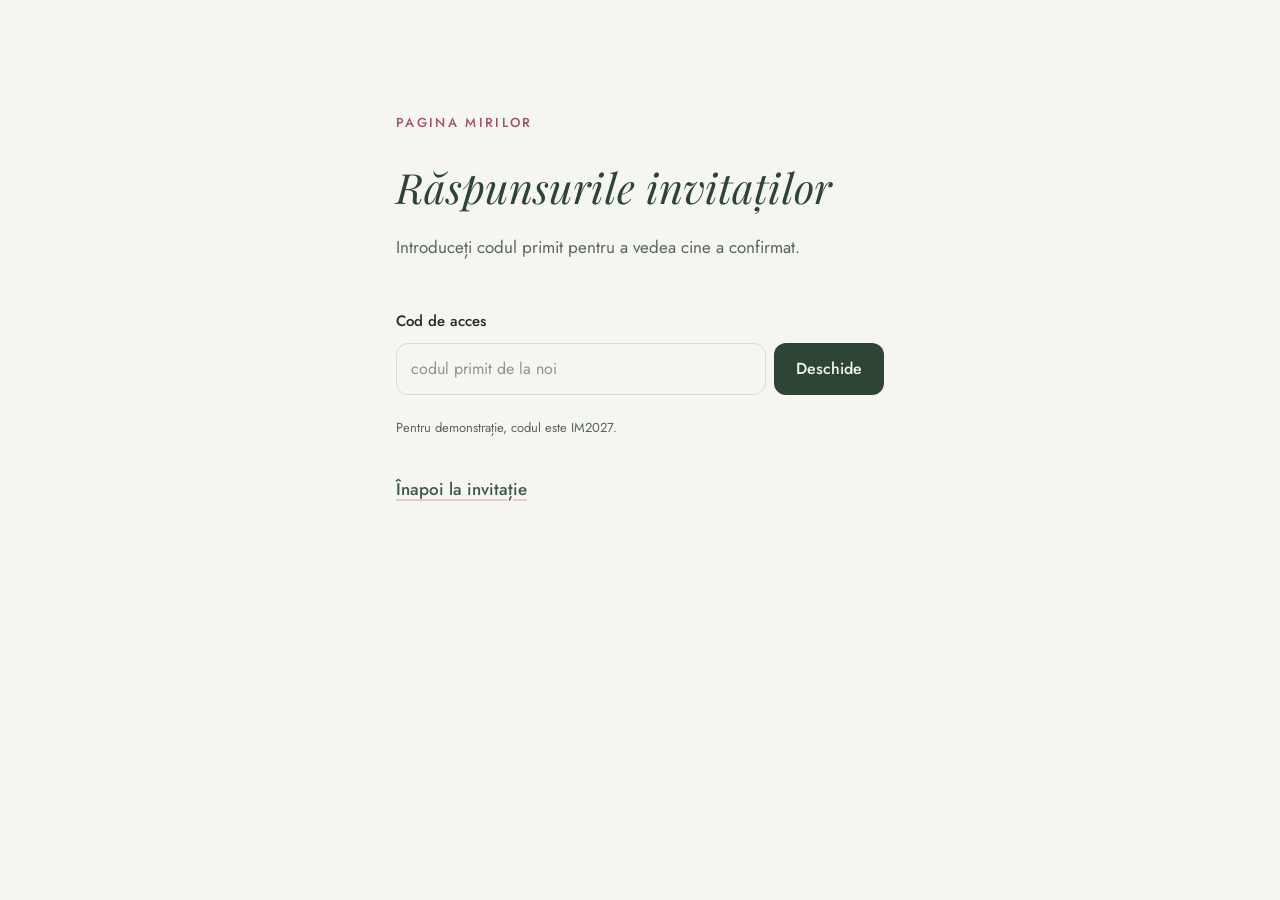
<file: irina-mihai/raspunsuri/index.html>
<!doctype html>
<html lang="ro">
<head>
<meta charset="utf-8">
<meta name="viewport" content="width=device-width, initial-scale=1, viewport-fit=cover">
<title>Răspunsuri · Irina &amp; Mihai</title>
<meta name="robots" content="noindex, nofollow">
<meta name="theme-color" content="#2E4536">
<link rel="icon" href="data:image/svg+xml,%3Csvg xmlns=&#39;http://www.w3.org/2000/svg&#39; viewBox=&#39;0 0 64 64&#39;%3E%3Crect width=&#39;64&#39; height=&#39;64&#39; rx=&#39;14&#39; fill=&#39;%232E4536&#39;/%3E%3Ctext x=&#39;32&#39; y=&#39;43&#39; text-anchor=&#39;middle&#39; font-family=&#39;Georgia,serif&#39; font-style=&#39;italic&#39; font-size=&#39;30&#39; fill=&#39;%23F5F6F1&#39;%3EI%26amp;M%3C/text%3E%3C/svg%3E">
<link rel="preconnect" href="https://fonts.googleapis.com">
<link rel="preconnect" href="https://fonts.gstatic.com" crossorigin>
<link rel="stylesheet" href="https://fonts.googleapis.com/css2?family=Jost:wght@300;400;500;600&family=Playfair+Display:ital,wght@0,400;0,500;1,400;1,500&display=swap">
<link rel="stylesheet" href="../stil.css">
</head>
<body>
<main id="gate" class="iv-admin iv-admin-gate">
  <p class="iv-eyebrow">Pagina mirilor</p>
  <h1 class="iv-h2">Răspunsurile invitaților</h1>
  <p class="iv-lede iv-lede-tight">Introduceți codul primit pentru a vedea cine a confirmat.</p>
  <form id="gate-form" class="iv-gate">
    <label class="iv-label" for="couple-code">Cod de acces</label>
    <div class="iv-gate-row">
      <input id="couple-code" class="iv-input" autocomplete="off" autocapitalize="characters" placeholder="codul primit de la noi">
      <button type="submit" id="gate-btn" class="iv-gate-btn">Deschide</button>
    </div>
    <p id="gate-error" class="iv-error" role="alert" hidden></p>
<p class="iv-hint">Pentru demonstrație, codul este IM2027.</p>  </form>
  <a class="iv-text-link" href="../">Înapoi la invitație</a>
</main>

<main id="board" class="iv-admin" hidden>
  <div class="iv-admin-head">
    <div>
      <p class="iv-eyebrow">Irina &amp; Mihai · 15 mai 2027</p>
      <h1 class="iv-h2">Răspunsurile invitaților</h1>
    </div>
    <div class="iv-admin-actions">
      <button type="button" id="refresh" class="iv-ghost">Actualizează</button>
      <button type="button" id="csv" class="iv-ghost iv-ghost-solid">Descarcă tabelul (Excel)</button>
    </div>
  </div>
  <div class="iv-stats" id="stats"></div>
  <div class="iv-tabs" role="tablist" aria-label="Filtrează răspunsurile">
    <button type="button" role="tab" class="iv-tab" data-f="toate" aria-selected="true">Toate</button>
    <button type="button" role="tab" class="iv-tab" data-f="vin" aria-selected="false">Vin</button>
    <button type="button" role="tab" class="iv-tab" data-f="nu" aria-selected="false">Nu vin</button>
  </div>
  <p id="empty" class="iv-empty" hidden>Încă nu există răspunsuri aici. Imediat ce un invitat confirmă, apare în listă.</p>
  <div class="iv-table-wrap" id="table-wrap">
    <table class="iv-table">
      <thead>
        <tr><th>Invitat</th><th>Răspuns</th><th class="iv-num">Adulți</th><th class="iv-num">Copii</th><th>Meniu</th><th>Cazare</th><th>Mesaj</th><th>Trimis</th></tr>
      </thead>
      <tbody id="tbody"></tbody>
    </table>
  </div>
  <ul class="iv-cards" id="cards"></ul>
</main>

<script src="../config.js"></script>
<script>
(function () {
  var IV = window.IV;
  var $ = function (id) { return document.getElementById(id); };
  var code = "", rows = [], filter = "toate";
  var MENUS = IV.meniuri || [], STAY = !!IV.cazare;

  function el(tag, cls, text) {
    var e = document.createElement(tag);
    if (cls) e.className = cls;
    if (text !== undefined && text !== null) e.textContent = String(text);
    return e;
  }
  function when(iso) {
    var d = new Date(iso);
    if (isNaN(d.getTime())) return String(iso || "");
    return d.toLocaleString("ro-RO", { day: "numeric", month: "short", hour: "2-digit", minute: "2-digit", timeZone: "Europe/Bucharest" });
  }
  function badge(yes) { return el("span", "iv-badge " + (yes ? "iv-badge-yes" : "iv-badge-no"), yes ? "Vine" : "Nu vine"); }

  function load(btn, okLabel) {
    if (!window.IV_SCRIPT_URL) return Promise.reject(new Error("inactiv"));
    btn.disabled = true;
    var old = btn.textContent; btn.textContent = "Se încarcă…";
    return fetch(window.IV_SCRIPT_URL + "?ev=" + encodeURIComponent(IV.ev) + "&cod=" + encodeURIComponent(code))
      .then(function (r) { return r.json(); })
      .finally(function () { btn.disabled = false; btn.textContent = okLabel || old; });
  }

  $("gate-form").addEventListener("submit", function (ev) {
    ev.preventDefault();
    code = $("couple-code").value.trim();
    var err = $("gate-error"); err.hidden = true;
    if (!code) return;
    load($("gate-btn"), "Deschide").then(function (res) {
      if (!res || !res.ok) { err.textContent = "Codul nu este corect. Îl găsiți în mesajul primit odată cu pagina."; err.hidden = false; return; }
      rows = res.rows || [];
      $("gate").hidden = true; $("board").hidden = false;
      render();
    }).catch(function (e) {
      err.textContent = e && e.message === "inactiv"
        ? "Pagina nu este încă legată de tabelul cu răspunsuri."
        : "Răspunsurile nu s-au încărcat. Verificați conexiunea și încercați din nou.";
      err.hidden = false;
    });
  });

  $("refresh").addEventListener("click", function () {
    load($("refresh"), "Actualizează").then(function (res) { if (res && res.ok) { rows = res.rows || []; render(); } }).catch(function () {});
  });

  document.querySelectorAll(".iv-tab").forEach(function (t) {
    t.addEventListener("click", function () { filter = t.getAttribute("data-f"); render(); });
  });

  function render() {
    var t = { yes: 0, no: 0, adults: 0, children: 0, stay: 0 }, perMenu = {};
    rows.forEach(function (r) {
      if (r.attending) {
        t.yes++; t.adults += r.adults; t.children += r.children;
        if (r.accommodation) t.stay += r.adults + r.children;
        if (r.menu) perMenu[r.menu] = (perMenu[r.menu] || 0) + r.adults;
      } else t.no++;
    });

    var list = [[t.adults + t.children, "persoane confirmate", true], [t.adults, "adulți"], [t.children, "copii"]];
    if (STAY) list.push([t.stay, "persoane cu cazare"]);
    MENUS.forEach(function (m) { list.push([perMenu[m] || 0, "meniu " + m.toLowerCase()]); });
    list.push([t.no, "nu pot veni"]);
    var stats = $("stats"); stats.textContent = "";
    list.forEach(function (s) {
      var box = el("div", s[2] ? "iv-stat iv-stat-strong" : "iv-stat");
      box.appendChild(el("span", "iv-stat-num", s[0]));
      box.appendChild(el("span", "iv-stat-lbl", s[1]));
      stats.appendChild(box);
    });

    var labels = { toate: "Toate (" + rows.length + ")", vin: "Vin (" + t.yes + ")", nu: "Nu vin (" + t.no + ")" };
    document.querySelectorAll(".iv-tab").forEach(function (b) {
      var f = b.getAttribute("data-f");
      b.textContent = labels[f];
      b.setAttribute("aria-selected", String(f === filter));
    });

    var vis = rows.filter(function (r) { return filter === "toate" ? true : filter === "vin" ? r.attending : !r.attending; });
    $("empty").hidden = vis.length > 0;
    $("table-wrap").hidden = vis.length === 0;
    $("cards").hidden = vis.length === 0;

    var tb = $("tbody"); tb.textContent = "";
    var cards = $("cards"); cards.textContent = "";
    vis.forEach(function (r) {
      var tr = el("tr");
      var c1 = el("td"); c1.appendChild(el("strong", "", r.name)); if (r.phone) c1.appendChild(el("div", "iv-sub", r.phone)); tr.appendChild(c1);
      var c2 = el("td"); c2.appendChild(badge(r.attending)); tr.appendChild(c2);
      tr.appendChild(el("td", "iv-num", r.attending ? r.adults : "–"));
      tr.appendChild(el("td", "iv-num", r.attending ? r.children : "–"));
      if (MENUS.length) {
        var c5 = el("td", "", r.attending ? (r.menu || "–") : "–"); if (r.dietary) c5.appendChild(el("div", "iv-sub", r.dietary)); tr.appendChild(c5);
      } else tr.appendChild(el("td", "", r.dietary || "–"));
      if (STAY) tr.appendChild(el("td", "", r.accommodation ? "Da" : "–"));
      tr.appendChild(el("td", "iv-msg", r.message || "–"));
      tr.appendChild(el("td", "iv-sub", when(r.created)));
      tb.appendChild(tr);

      var li = el("li", "iv-card");
      var top = el("div", "iv-card-top"); top.appendChild(el("strong", "", r.name)); top.appendChild(badge(r.attending)); li.appendChild(top);
      if (r.attending) {
        var line = r.adults + (r.adults === 1 ? " adult" : " adulți");
        if (r.children) line += ", " + r.children + (r.children === 1 ? " copil" : " copii");
        if (r.menu) line += " · meniu " + r.menu.toLowerCase();
        if (r.accommodation) line += " · cazare";
        li.appendChild(el("p", "iv-card-line", line));
      }
      if (r.dietary) li.appendChild(el("p", "iv-sub", "Restricții: " + r.dietary));
      if (r.message) li.appendChild(el("p", "iv-card-msg", "„" + r.message + "”"));
      li.appendChild(el("p", "iv-sub", when(r.created) + (r.phone ? " · " + r.phone : "")));
      cards.appendChild(li);
    });
  }

  $("csv").addEventListener("click", function () {
    var esc = function (v) { return '"' + String(v === undefined || v === null ? "" : v).replace(/"/g, '""') + '"'; };
    var head = ["Nume", "Vine", "Adulți", "Copii", "Meniu", "Restricții", "Cazare", "Telefon", "Mesaj", "Trimis"];
    var lines = rows.map(function (r) {
      return [r.name, r.attending ? "Da" : "Nu", r.adults, r.children, r.attending ? r.menu : "", r.dietary,
        r.accommodation ? "Da" : "Nu", r.phone, r.message, when(r.created)].map(esc).join(";");
    });
    var blob = new Blob(["﻿" + [head.map(esc).join(";")].concat(lines).join("\r\n")], { type: "text/csv;charset=utf-8" });
    var url = URL.createObjectURL(blob);
    var a = document.createElement("a");
    a.href = url; a.download = "confirmari-" + IV.ev + ".csv";
    document.body.appendChild(a); a.click(); a.remove();
    setTimeout(function () { URL.revokeObjectURL(url); }, 1000);
  });
})();
</script>
</body>
</html>
</file>
<file: bianca-catalin/stil.css>
/* Irina & Mihai — invitatie. Filmul lipit in stanga (desktop) / deasupra (telefon), scrisoarea alaturi. */
:root {
  --iv-paper: #f5f6f1;
  --iv-card: #ffffff;
  --iv-ink: #1e2b23;
  --iv-muted: #58655c;
  --iv-sage: #3e5a48;
  --iv-sage-deep: #2e4536;
  --iv-sage-soft: #e3eae2;
  --iv-blush: #e9c6cd;
  --iv-rose: #a84d62;
  --iv-rose-soft: #f6e4e8;
  --iv-line: #d6ddd3;
  --iv-on-dark: #f5f6f1;
  --iv-error: #a3263c;
  --iv-display: "Playfair Display", Georgia, "Times New Roman", serif;
  --iv-body: "Jost", "Segoe UI", system-ui, -apple-system, sans-serif;
  color-scheme: light;
}

* { box-sizing: border-box; }
[hidden] { display: none !important; }

body {
  margin: 0;
  background: var(--iv-paper);
  color: var(--iv-ink);
  font-family: var(--iv-body);
  font-size: 17px;
  line-height: 1.6;
  -webkit-font-smoothing: antialiased;
}

:focus-visible { outline: 2px solid var(--iv-sage); outline-offset: 3px; }

.iv-page { display: grid; grid-template-columns: minmax(0, 1fr); min-height: 100dvh; }

.iv-stage {
  background: var(--iv-sage-deep);
  display: flex;
  flex-direction: column;
  align-items: center;
  justify-content: center;
  gap: 14px;
  padding-block: 20px 22px;
  padding-left: max(16px, env(safe-area-inset-left, 0px));
  padding-right: max(16px, env(safe-area-inset-right, 0px));
}
.iv-film {
  position: relative;
  width: 100%;
  max-width: 420px;
  aspect-ratio: 9 / 16;
  border-radius: 20px;
  overflow: hidden;
  background: var(--iv-ink);
  box-shadow: 0 30px 60px -24px rgba(10, 20, 14, 0.6);
}
.iv-video { display: block; width: 100%; height: 100%; object-fit: cover; }
.iv-sound {
  appearance: none;
  display: inline-flex;
  align-items: center;
  gap: 8px;
  padding: 10px 18px;
  border-radius: 999px;
  border: 1px solid rgba(245, 246, 241, 0.45);
  background: transparent;
  color: var(--iv-on-dark);
  font: 500 15px/1 var(--iv-body);
  letter-spacing: 0.02em;
  cursor: pointer;
  transition: background 0.2s, border-color 0.2s;
}
.iv-sound:hover, .iv-sound[aria-pressed="true"] { background: rgba(245, 246, 241, 0.12); border-color: var(--iv-blush); }

@media (min-width: 960px) {
  .iv-page { grid-template-columns: minmax(380px, 42vw) minmax(0, 1fr); }
  .iv-stage { position: sticky; top: 0; height: 100dvh; }
  .iv-film { width: auto; height: min(calc(100dvh - 110px), 820px); max-width: 100%; }
}

.iv-content {
  display: flex;
  flex-direction: column;
  gap: 72px;
  padding-block: 56px 36px;
  padding-left: max(20px, env(safe-area-inset-left, 0px));
  padding-right: max(20px, env(safe-area-inset-right, 0px));
  min-width: 0;
}
.iv-inner { width: 100%; max-width: 620px; margin-inline: auto; min-width: 0; }

.iv-eyebrow {
  margin: 0;
  font: 500 13px/1.3 var(--iv-body);
  letter-spacing: 0.18em;
  text-transform: uppercase;
  color: var(--iv-rose);
}
.iv-names {
  margin: 14px 0 0;
  font-family: var(--iv-display);
  font-style: italic;
  font-weight: 400;
  font-size: clamp(3rem, 10vw, 5.4rem);
  line-height: 1;
  letter-spacing: -0.01em;
  color: var(--iv-sage-deep);
  text-wrap: balance;
}
.iv-amp { color: var(--iv-rose); font-size: 0.72em; }
.iv-date { margin: 18px 0 0; font-family: var(--iv-display); font-size: 1.4rem; }
.iv-lede { margin: 16px 0 0; max-width: 54ch; color: var(--iv-muted); }
.iv-lede-tight { margin: 0 0 24px; }
.iv-lede strong { color: var(--iv-ink); font-weight: 500; }

.iv-count { display: grid; grid-template-columns: repeat(4, minmax(0, 1fr)); gap: 10px; margin-top: 32px; }
.iv-count-cell { display: flex; flex-direction: column; gap: 6px; padding-top: 12px; border-top: 1px solid var(--iv-line); }
.iv-count-num {
  font-family: var(--iv-display);
  font-size: clamp(1.9rem, 6vw, 2.7rem);
  line-height: 1;
  font-variant-numeric: tabular-nums lining-nums;
  color: var(--iv-sage-deep);
}
.iv-count-lbl { font-size: 12px; letter-spacing: 0.14em; text-transform: uppercase; color: var(--iv-muted); }
.iv-cal { margin: 22px 0 0; font-size: 15px; color: var(--iv-muted); }

.iv-text-link {
  appearance: none;
  background: none;
  border: 0;
  padding: 0;
  font: inherit;
  font-weight: 500;
  color: var(--iv-sage);
  text-decoration: underline;
  text-decoration-color: var(--iv-blush);
  text-decoration-thickness: 2px;
  text-underline-offset: 4px;
  cursor: pointer;
  transition: text-decoration-color 0.2s, color 0.2s;
}
.iv-text-link:hover { color: var(--iv-sage-deep); text-decoration-color: var(--iv-rose); }

.iv-h2 {
  margin: 0 0 22px;
  font-family: var(--iv-display);
  font-style: italic;
  font-weight: 400;
  font-size: clamp(2rem, 5vw, 2.6rem);
  line-height: 1.1;
  color: var(--iv-sage-deep);
  text-wrap: balance;
}

.iv-timeline { list-style: none; margin: 0; padding: 0; }
.iv-event { display: grid; grid-template-columns: 78px minmax(0, 1fr); gap: 18px; padding-block: 24px; border-top: 1px solid var(--iv-line); }
.iv-event:last-child { border-bottom: 1px solid var(--iv-line); }
.iv-time { font-family: var(--iv-display); font-size: 1.7rem; line-height: 1.1; color: var(--iv-rose); font-variant-numeric: tabular-nums lining-nums; }
.iv-event-body { min-width: 0; }
.iv-event h3 { margin: 0; font: 500 1.15rem/1.3 var(--iv-body); }
.iv-place { margin: 6px 0 0; color: var(--iv-muted); }
.iv-note { margin: 8px 0 0; font-size: 15px; }
.iv-maps { display: flex; flex-wrap: wrap; gap: 8px; margin-top: 14px; }
.iv-map-link {
  display: inline-flex;
  align-items: center;
  gap: 6px;
  padding: 8px 14px;
  border: 1px solid var(--iv-line);
  border-radius: 999px;
  background: var(--iv-card);
  color: var(--iv-sage);
  font-size: 14px;
  font-weight: 500;
  text-decoration: none;
  transition: border-color 0.2s, background 0.2s;
}
.iv-map-link:hover { border-color: var(--iv-sage); background: var(--iv-sage-soft); }

.iv-family { display: grid; grid-template-columns: repeat(auto-fit, minmax(170px, 1fr)); gap: 22px; margin: 0; }
.iv-family dt, .iv-info dt { font-size: 12px; letter-spacing: 0.14em; text-transform: uppercase; color: var(--iv-muted); }
.iv-family dd { margin: 6px 0 0; font-family: var(--iv-display); font-size: 1.3rem; line-height: 1.3; }
.iv-info { display: flex; flex-direction: column; margin: 0; }
.iv-info > div { display: grid; grid-template-columns: 110px minmax(0, 1fr); gap: 16px; padding-block: 16px; border-top: 1px solid var(--iv-line); }
.iv-info dt { padding-top: 4px; }
.iv-info dd { margin: 0; }

.iv-form {
  display: flex;
  flex-direction: column;
  gap: 24px;
  padding: 28px clamp(18px, 4vw, 32px);
  background: var(--iv-card);
  border: 1px solid var(--iv-line);
  border-radius: 20px;
}
.iv-field { display: flex; flex-direction: column; gap: 8px; min-width: 0; }
.iv-fieldset { border: 0; margin: 0; padding: 0; }
.iv-label { padding: 0; font-size: 15px; font-weight: 500; color: var(--iv-ink); }
.iv-optional, .iv-hint { font-size: 13px; font-weight: 400; color: var(--iv-muted); }
.iv-input {
  width: 100%;
  padding: 12px 14px;
  border: 1px solid var(--iv-line);
  border-radius: 12px;
  background: var(--iv-paper);
  color: var(--iv-ink);
  font: inherit;
  font-size: 16px;
  transition: border-color 0.2s, background 0.2s;
}
.iv-input::placeholder { color: #8a958d; }
.iv-input:focus { border-color: var(--iv-sage); background: var(--iv-card); }
.iv-textarea { resize: vertical; min-height: 92px; }

.iv-choice-row { display: grid; grid-template-columns: repeat(2, minmax(0, 1fr)); gap: 10px; }
.iv-choice, .iv-pill { position: relative; }
.iv-choice input, .iv-pill input { position: absolute; opacity: 0; width: 1px; height: 1px; }
.iv-choice-card {
  display: flex;
  flex-direction: column;
  gap: 2px;
  height: 100%;
  padding: 14px 16px;
  border: 1px solid var(--iv-line);
  border-radius: 14px;
  background: var(--iv-paper);
  cursor: pointer;
  transition: border-color 0.2s, background 0.2s, box-shadow 0.2s;
}
.iv-choice-title { font-weight: 500; }
.iv-choice-sub { font-size: 13px; color: var(--iv-muted); }
.iv-choice input:checked + .iv-choice-card { border-color: var(--iv-sage); background: var(--iv-sage-soft); box-shadow: inset 0 0 0 1px var(--iv-sage); }
.iv-choice input:focus-visible + .iv-choice-card, .iv-pill input:focus-visible + span { outline: 2px solid var(--iv-sage); outline-offset: 3px; }

.iv-steppers { display: grid; grid-template-columns: repeat(2, minmax(0, 1fr)); gap: 12px; }
.iv-stepper { display: flex; align-items: center; justify-content: space-between; padding: 4px; border: 1px solid var(--iv-line); border-radius: 12px; background: var(--iv-paper); }
.iv-stepper button {
  width: 42px;
  height: 42px;
  border: 0;
  border-radius: 9px;
  background: var(--iv-card);
  color: var(--iv-sage-deep);
  font-size: 22px;
  line-height: 1;
  cursor: pointer;
  box-shadow: 0 1px 2px rgba(30, 43, 35, 0.12);
}
.iv-stepper button:disabled { opacity: 0.35; cursor: default; }
.iv-stepper output { font-family: var(--iv-display); font-size: 1.5rem; font-variant-numeric: tabular-nums lining-nums; }

.iv-pills { display: flex; flex-wrap: wrap; gap: 8px; }
.iv-pill span {
  display: inline-block;
  padding: 9px 18px;
  border: 1px solid var(--iv-line);
  border-radius: 999px;
  background: var(--iv-paper);
  font-size: 15px;
  cursor: pointer;
  transition: background 0.2s, color 0.2s, border-color 0.2s;
}
.iv-pill input:checked + span { background: var(--iv-sage); border-color: var(--iv-sage); color: var(--iv-on-dark); }

.iv-check { display: flex; align-items: flex-start; gap: 12px; font-size: 15px; cursor: pointer; }
.iv-check input { flex: none; width: 20px; height: 20px; margin: 2px 0 0; accent-color: var(--iv-sage); }
.iv-hp { position: absolute; left: -9999px; width: 1px; height: 1px; overflow: hidden; }
.iv-error { margin: 0; font-size: 15px; color: var(--iv-error); }

.iv-submit {
  appearance: none;
  display: flex;
  align-items: center;
  justify-content: space-between;
  gap: 12px;
  padding: 18px 22px;
  border: 0;
  border-radius: 14px;
  background: var(--iv-sage-deep);
  color: var(--iv-on-dark);
  font: 500 17px/1 var(--iv-body);
  letter-spacing: 0.02em;
  cursor: pointer;
  transition: background 0.2s, transform 0.15s;
}
.iv-submit svg { transition: transform 0.2s; }
.iv-submit:hover { background: var(--iv-sage); }
.iv-submit:hover svg { transform: translateX(3px); }
.iv-submit:active { transform: translateY(1px); }
.iv-submit:disabled { opacity: 0.7; cursor: progress; }

.iv-thanks { padding: 32px clamp(20px, 4vw, 34px); border-radius: 20px; background: var(--iv-sage-deep); color: var(--iv-on-dark); }
.iv-thanks p { margin: 0; }
.iv-thanks .iv-thanks-title { margin-bottom: 10px; font-family: var(--iv-display); font-style: italic; font-size: 2rem; line-height: 1.15; }
.iv-thanks .iv-again { margin-top: 18px; color: var(--iv-blush); text-decoration-color: rgba(233, 198, 205, 0.5); }

.iv-footer {
  display: flex;
  flex-wrap: wrap;
  justify-content: space-between;
  gap: 10px 20px;
  padding-top: 24px;
  border-top: 1px solid var(--iv-line);
  font-size: 14px;
  color: var(--iv-muted);
}

/* Pagina mirilor */
.iv-admin {
  width: 100%;
  max-width: 1120px;
  margin-inline: auto;
  padding-block: 44px 56px;
  padding-left: max(16px, env(safe-area-inset-left, 0px));
  padding-right: max(16px, env(safe-area-inset-right, 0px));
  display: flex;
  flex-direction: column;
  gap: 24px;
}
.iv-admin .iv-h2 { margin: 8px 0 0; }
.iv-admin-gate { max-width: 520px; min-height: 70dvh; justify-content: center; }
.iv-gate { display: flex; flex-direction: column; gap: 10px; }
.iv-gate-row { display: flex; gap: 8px; }
.iv-gate-btn {
  flex: none;
  padding: 0 22px;
  border: 0;
  border-radius: 12px;
  background: var(--iv-sage-deep);
  color: var(--iv-on-dark);
  font: 500 16px/1 var(--iv-body);
  cursor: pointer;
}
.iv-gate-btn:disabled { opacity: 0.55; cursor: default; }
.iv-admin-head { display: flex; flex-wrap: wrap; align-items: flex-end; justify-content: space-between; gap: 16px; }
.iv-admin-actions { display: flex; flex-wrap: wrap; gap: 8px; }
.iv-ghost {
  appearance: none;
  display: inline-flex;
  align-items: center;
  padding: 10px 16px;
  border: 1px solid var(--iv-line);
  border-radius: 10px;
  background: var(--iv-card);
  color: var(--iv-sage-deep);
  font: 500 15px/1.2 var(--iv-body);
  text-decoration: none;
  cursor: pointer;
}
.iv-ghost:hover { border-color: var(--iv-sage); }
.iv-ghost-solid { background: var(--iv-sage-deep); border-color: var(--iv-sage-deep); color: var(--iv-on-dark); }
.iv-ghost-solid:hover { background: var(--iv-sage); }

.iv-stats { display: grid; grid-template-columns: repeat(auto-fill, minmax(140px, 1fr)); gap: 10px; }
.iv-stat { display: flex; flex-direction: column; gap: 4px; padding: 16px; border: 1px solid var(--iv-line); border-radius: 14px; background: var(--iv-card); }
.iv-stat-strong { background: var(--iv-sage-deep); border-color: var(--iv-sage-deep); color: var(--iv-on-dark); }
.iv-stat-num { font-family: var(--iv-display); font-size: 2.2rem; line-height: 1; font-variant-numeric: tabular-nums lining-nums; }
.iv-stat-lbl { font-size: 13px; color: var(--iv-muted); }
.iv-stat-strong .iv-stat-lbl { color: var(--iv-blush); }

.iv-tabs { display: flex; flex-wrap: wrap; gap: 6px; }
.iv-tab {
  padding: 8px 16px;
  border: 1px solid var(--iv-line);
  border-radius: 999px;
  background: transparent;
  color: var(--iv-ink);
  font: 400 15px/1.2 var(--iv-body);
  cursor: pointer;
}
.iv-tab[aria-selected="true"] { background: var(--iv-ink); border-color: var(--iv-ink); color: var(--iv-on-dark); }

.iv-table-wrap { overflow-x: auto; border: 1px solid var(--iv-line); border-radius: 16px; background: var(--iv-card); }
.iv-table { width: 100%; min-width: 860px; border-collapse: collapse; font-size: 15px; }
.iv-table th {
  padding: 12px 14px;
  text-align: left;
  font-size: 12px;
  font-weight: 500;
  letter-spacing: 0.12em;
  text-transform: uppercase;
  color: var(--iv-muted);
  background: var(--iv-paper);
  border-bottom: 1px solid var(--iv-line);
}
.iv-table td { padding: 14px; vertical-align: top; border-bottom: 1px solid var(--iv-line); }
.iv-table tr:last-child td { border-bottom: 0; }
.iv-table .iv-num { text-align: right; font-variant-numeric: tabular-nums; }
.iv-msg { max-width: 280px; }
.iv-sub { margin: 2px 0 0; font-size: 13px; color: var(--iv-muted); }
.iv-badge { display: inline-block; padding: 3px 10px; border-radius: 999px; font-size: 13px; font-weight: 500; white-space: nowrap; }
.iv-badge-yes { background: var(--iv-sage-soft); color: var(--iv-sage-deep); }
.iv-badge-no { background: var(--iv-rose-soft); color: var(--iv-rose); }
.iv-empty { margin: 0; padding: 28px; border: 1px dashed var(--iv-line); border-radius: 16px; color: var(--iv-muted); }

.iv-cards { display: none; list-style: none; margin: 0; padding: 0; flex-direction: column; gap: 10px; }
.iv-card { padding: 16px; border: 1px solid var(--iv-line); border-radius: 14px; background: var(--iv-card); }
.iv-card-top { display: flex; justify-content: space-between; align-items: flex-start; gap: 10px; }
.iv-card-line { margin: 6px 0 0; font-size: 15px; }
.iv-card-msg { margin: 8px 0 0; font-family: var(--iv-display); font-style: italic; }

@media (max-width: 720px) {
  .iv-table-wrap { display: none; }
  .iv-cards { display: flex; }
}
@media (max-width: 440px) {
  .iv-choice-row { grid-template-columns: minmax(0, 1fr); }
  .iv-info > div { grid-template-columns: minmax(0, 1fr); gap: 4px; }
  .iv-event { grid-template-columns: 64px minmax(0, 1fr); gap: 12px; }
  .iv-content { gap: 60px; padding-top: 44px; }
}
@media (prefers-reduced-motion: reduce) {
  *, *::before, *::after { transition: none !important; animation: none !important; }
}
</file>
<file: irina-mihai/stil.css>
/* Irina & Mihai — invitatie. Filmul lipit in stanga (desktop) / deasupra (telefon), scrisoarea alaturi. */
:root {
  --iv-paper: #f5f6f1;
  --iv-card: #ffffff;
  --iv-ink: #1e2b23;
  --iv-muted: #58655c;
  --iv-sage: #3e5a48;
  --iv-sage-deep: #2e4536;
  --iv-sage-soft: #e3eae2;
  --iv-blush: #e9c6cd;
  --iv-rose: #a84d62;
  --iv-rose-soft: #f6e4e8;
  --iv-line: #d6ddd3;
  --iv-on-dark: #f5f6f1;
  --iv-error: #a3263c;
  --iv-display: "Playfair Display", Georgia, "Times New Roman", serif;
  --iv-body: "Jost", "Segoe UI", system-ui, -apple-system, sans-serif;
  color-scheme: light;
}

* { box-sizing: border-box; }
[hidden] { display: none !important; }

body {
  margin: 0;
  background: var(--iv-paper);
  color: var(--iv-ink);
  font-family: var(--iv-body);
  font-size: 17px;
  line-height: 1.6;
  -webkit-font-smoothing: antialiased;
}

:focus-visible { outline: 2px solid var(--iv-sage); outline-offset: 3px; }

.iv-page { display: grid; grid-template-columns: minmax(0, 1fr); min-height: 100dvh; }

.iv-stage {
  background: var(--iv-sage-deep);
  display: flex;
  flex-direction: column;
  align-items: center;
  justify-content: center;
  gap: 14px;
  padding-block: 20px 22px;
  padding-left: max(16px, env(safe-area-inset-left, 0px));
  padding-right: max(16px, env(safe-area-inset-right, 0px));
}
.iv-film {
  position: relative;
  width: 100%;
  max-width: 420px;
  aspect-ratio: 9 / 16;
  border-radius: 20px;
  overflow: hidden;
  background: var(--iv-ink);
  box-shadow: 0 30px 60px -24px rgba(10, 20, 14, 0.6);
}
.iv-video { display: block; width: 100%; height: 100%; object-fit: cover; }
.iv-sound {
  appearance: none;
  display: inline-flex;
  align-items: center;
  gap: 8px;
  padding: 10px 18px;
  border-radius: 999px;
  border: 1px solid rgba(245, 246, 241, 0.45);
  background: transparent;
  color: var(--iv-on-dark);
  font: 500 15px/1 var(--iv-body);
  letter-spacing: 0.02em;
  cursor: pointer;
  transition: background 0.2s, border-color 0.2s;
}
.iv-sound:hover, .iv-sound[aria-pressed="true"] { background: rgba(245, 246, 241, 0.12); border-color: var(--iv-blush); }

@media (min-width: 960px) {
  .iv-page { grid-template-columns: minmax(380px, 42vw) minmax(0, 1fr); }
  .iv-stage { position: sticky; top: 0; height: 100dvh; }
  .iv-film { width: auto; height: min(calc(100dvh - 110px), 820px); max-width: 100%; }
}

.iv-content {
  display: flex;
  flex-direction: column;
  gap: 72px;
  padding-block: 56px 36px;
  padding-left: max(20px, env(safe-area-inset-left, 0px));
  padding-right: max(20px, env(safe-area-inset-right, 0px));
  min-width: 0;
}
.iv-inner { width: 100%; max-width: 620px; margin-inline: auto; min-width: 0; }

.iv-eyebrow {
  margin: 0;
  font: 500 13px/1.3 var(--iv-body);
  letter-spacing: 0.18em;
  text-transform: uppercase;
  color: var(--iv-rose);
}
.iv-names {
  margin: 14px 0 0;
  font-family: var(--iv-display);
  font-style: italic;
  font-weight: 400;
  font-size: clamp(3rem, 10vw, 5.4rem);
  line-height: 1;
  letter-spacing: -0.01em;
  color: var(--iv-sage-deep);
  text-wrap: balance;
}
.iv-amp { color: var(--iv-rose); font-size: 0.72em; }
.iv-date { margin: 18px 0 0; font-family: var(--iv-display); font-size: 1.4rem; }
.iv-lede { margin: 16px 0 0; max-width: 54ch; color: var(--iv-muted); }
.iv-lede-tight { margin: 0 0 24px; }
.iv-lede strong { color: var(--iv-ink); font-weight: 500; }

.iv-count { display: grid; grid-template-columns: repeat(4, minmax(0, 1fr)); gap: 10px; margin-top: 32px; }
.iv-count-cell { display: flex; flex-direction: column; gap: 6px; padding-top: 12px; border-top: 1px solid var(--iv-line); }
.iv-count-num {
  font-family: var(--iv-display);
  font-size: clamp(1.9rem, 6vw, 2.7rem);
  line-height: 1;
  font-variant-numeric: tabular-nums lining-nums;
  color: var(--iv-sage-deep);
}
.iv-count-lbl { font-size: 12px; letter-spacing: 0.14em; text-transform: uppercase; color: var(--iv-muted); }
.iv-cal { margin: 22px 0 0; font-size: 15px; color: var(--iv-muted); }

.iv-text-link {
  appearance: none;
  background: none;
  border: 0;
  padding: 0;
  font: inherit;
  font-weight: 500;
  color: var(--iv-sage);
  text-decoration: underline;
  text-decoration-color: var(--iv-blush);
  text-decoration-thickness: 2px;
  text-underline-offset: 4px;
  cursor: pointer;
  transition: text-decoration-color 0.2s, color 0.2s;
}
.iv-text-link:hover { color: var(--iv-sage-deep); text-decoration-color: var(--iv-rose); }

.iv-h2 {
  margin: 0 0 22px;
  font-family: var(--iv-display);
  font-style: italic;
  font-weight: 400;
  font-size: clamp(2rem, 5vw, 2.6rem);
  line-height: 1.1;
  color: var(--iv-sage-deep);
  text-wrap: balance;
}

.iv-timeline { list-style: none; margin: 0; padding: 0; }
.iv-event { display: grid; grid-template-columns: 78px minmax(0, 1fr); gap: 18px; padding-block: 24px; border-top: 1px solid var(--iv-line); }
.iv-event:last-child { border-bottom: 1px solid var(--iv-line); }
.iv-time { font-family: var(--iv-display); font-size: 1.7rem; line-height: 1.1; color: var(--iv-rose); font-variant-numeric: tabular-nums lining-nums; }
.iv-event-body { min-width: 0; }
.iv-event h3 { margin: 0; font: 500 1.15rem/1.3 var(--iv-body); }
.iv-place { margin: 6px 0 0; color: var(--iv-muted); }
.iv-note { margin: 8px 0 0; font-size: 15px; }
.iv-maps { display: flex; flex-wrap: wrap; gap: 8px; margin-top: 14px; }
.iv-map-link {
  display: inline-flex;
  align-items: center;
  gap: 6px;
  padding: 8px 14px;
  border: 1px solid var(--iv-line);
  border-radius: 999px;
  background: var(--iv-card);
  color: var(--iv-sage);
  font-size: 14px;
  font-weight: 500;
  text-decoration: none;
  transition: border-color 0.2s, background 0.2s;
}
.iv-map-link:hover { border-color: var(--iv-sage); background: var(--iv-sage-soft); }

.iv-family { display: grid; grid-template-columns: repeat(auto-fit, minmax(170px, 1fr)); gap: 22px; margin: 0; }
.iv-family dt, .iv-info dt { font-size: 12px; letter-spacing: 0.14em; text-transform: uppercase; color: var(--iv-muted); }
.iv-family dd { margin: 6px 0 0; font-family: var(--iv-display); font-size: 1.3rem; line-height: 1.3; }
.iv-info { display: flex; flex-direction: column; margin: 0; }
.iv-info > div { display: grid; grid-template-columns: 110px minmax(0, 1fr); gap: 16px; padding-block: 16px; border-top: 1px solid var(--iv-line); }
.iv-info dt { padding-top: 4px; }
.iv-info dd { margin: 0; }

.iv-form {
  display: flex;
  flex-direction: column;
  gap: 24px;
  padding: 28px clamp(18px, 4vw, 32px);
  background: var(--iv-card);
  border: 1px solid var(--iv-line);
  border-radius: 20px;
}
.iv-field { display: flex; flex-direction: column; gap: 8px; min-width: 0; }
.iv-fieldset { border: 0; margin: 0; padding: 0; }
.iv-label { padding: 0; font-size: 15px; font-weight: 500; color: var(--iv-ink); }
.iv-optional, .iv-hint { font-size: 13px; font-weight: 400; color: var(--iv-muted); }
.iv-input {
  width: 100%;
  padding: 12px 14px;
  border: 1px solid var(--iv-line);
  border-radius: 12px;
  background: var(--iv-paper);
  color: var(--iv-ink);
  font: inherit;
  font-size: 16px;
  transition: border-color 0.2s, background 0.2s;
}
.iv-input::placeholder { color: #8a958d; }
.iv-input:focus { border-color: var(--iv-sage); background: var(--iv-card); }
.iv-textarea { resize: vertical; min-height: 92px; }

.iv-choice-row { display: grid; grid-template-columns: repeat(2, minmax(0, 1fr)); gap: 10px; }
.iv-choice, .iv-pill { position: relative; }
.iv-choice input, .iv-pill input { position: absolute; opacity: 0; width: 1px; height: 1px; }
.iv-choice-card {
  display: flex;
  flex-direction: column;
  gap: 2px;
  height: 100%;
  padding: 14px 16px;
  border: 1px solid var(--iv-line);
  border-radius: 14px;
  background: var(--iv-paper);
  cursor: pointer;
  transition: border-color 0.2s, background 0.2s, box-shadow 0.2s;
}
.iv-choice-title { font-weight: 500; }
.iv-choice-sub { font-size: 13px; color: var(--iv-muted); }
.iv-choice input:checked + .iv-choice-card { border-color: var(--iv-sage); background: var(--iv-sage-soft); box-shadow: inset 0 0 0 1px var(--iv-sage); }
.iv-choice input:focus-visible + .iv-choice-card, .iv-pill input:focus-visible + span { outline: 2px solid var(--iv-sage); outline-offset: 3px; }

.iv-steppers { display: grid; grid-template-columns: repeat(2, minmax(0, 1fr)); gap: 12px; }
.iv-stepper { display: flex; align-items: center; justify-content: space-between; padding: 4px; border: 1px solid var(--iv-line); border-radius: 12px; background: var(--iv-paper); }
.iv-stepper button {
  width: 42px;
  height: 42px;
  border: 0;
  border-radius: 9px;
  background: var(--iv-card);
  color: var(--iv-sage-deep);
  font-size: 22px;
  line-height: 1;
  cursor: pointer;
  box-shadow: 0 1px 2px rgba(30, 43, 35, 0.12);
}
.iv-stepper button:disabled { opacity: 0.35; cursor: default; }
.iv-stepper output { font-family: var(--iv-display); font-size: 1.5rem; font-variant-numeric: tabular-nums lining-nums; }

.iv-pills { display: flex; flex-wrap: wrap; gap: 8px; }
.iv-pill span {
  display: inline-block;
  padding: 9px 18px;
  border: 1px solid var(--iv-line);
  border-radius: 999px;
  background: var(--iv-paper);
  font-size: 15px;
  cursor: pointer;
  transition: background 0.2s, color 0.2s, border-color 0.2s;
}
.iv-pill input:checked + span { background: var(--iv-sage); border-color: var(--iv-sage); color: var(--iv-on-dark); }

.iv-check { display: flex; align-items: flex-start; gap: 12px; font-size: 15px; cursor: pointer; }
.iv-check input { flex: none; width: 20px; height: 20px; margin: 2px 0 0; accent-color: var(--iv-sage); }
.iv-hp { position: absolute; left: -9999px; width: 1px; height: 1px; overflow: hidden; }
.iv-error { margin: 0; font-size: 15px; color: var(--iv-error); }

.iv-submit {
  appearance: none;
  display: flex;
  align-items: center;
  justify-content: space-between;
  gap: 12px;
  padding: 18px 22px;
  border: 0;
  border-radius: 14px;
  background: var(--iv-sage-deep);
  color: var(--iv-on-dark);
  font: 500 17px/1 var(--iv-body);
  letter-spacing: 0.02em;
  cursor: pointer;
  transition: background 0.2s, transform 0.15s;
}
.iv-submit svg { transition: transform 0.2s; }
.iv-submit:hover { background: var(--iv-sage); }
.iv-submit:hover svg { transform: translateX(3px); }
.iv-submit:active { transform: translateY(1px); }
.iv-submit:disabled { opacity: 0.7; cursor: progress; }

.iv-thanks { padding: 32px clamp(20px, 4vw, 34px); border-radius: 20px; background: var(--iv-sage-deep); color: var(--iv-on-dark); }
.iv-thanks p { margin: 0; }
.iv-thanks .iv-thanks-title { margin-bottom: 10px; font-family: var(--iv-display); font-style: italic; font-size: 2rem; line-height: 1.15; }
.iv-thanks .iv-again { margin-top: 18px; color: var(--iv-blush); text-decoration-color: rgba(233, 198, 205, 0.5); }

.iv-footer {
  display: flex;
  flex-wrap: wrap;
  justify-content: space-between;
  gap: 10px 20px;
  padding-top: 24px;
  border-top: 1px solid var(--iv-line);
  font-size: 14px;
  color: var(--iv-muted);
}

/* Pagina mirilor */
.iv-admin {
  width: 100%;
  max-width: 1120px;
  margin-inline: auto;
  padding-block: 44px 56px;
  padding-left: max(16px, env(safe-area-inset-left, 0px));
  padding-right: max(16px, env(safe-area-inset-right, 0px));
  display: flex;
  flex-direction: column;
  gap: 24px;
}
.iv-admin .iv-h2 { margin: 8px 0 0; }
.iv-admin-gate { max-width: 520px; min-height: 70dvh; justify-content: center; }
.iv-gate { display: flex; flex-direction: column; gap: 10px; }
.iv-gate-row { display: flex; gap: 8px; }
.iv-gate-btn {
  flex: none;
  padding: 0 22px;
  border: 0;
  border-radius: 12px;
  background: var(--iv-sage-deep);
  color: var(--iv-on-dark);
  font: 500 16px/1 var(--iv-body);
  cursor: pointer;
}
.iv-gate-btn:disabled { opacity: 0.55; cursor: default; }
.iv-admin-head { display: flex; flex-wrap: wrap; align-items: flex-end; justify-content: space-between; gap: 16px; }
.iv-admin-actions { display: flex; flex-wrap: wrap; gap: 8px; }
.iv-ghost {
  appearance: none;
  display: inline-flex;
  align-items: center;
  padding: 10px 16px;
  border: 1px solid var(--iv-line);
  border-radius: 10px;
  background: var(--iv-card);
  color: var(--iv-sage-deep);
  font: 500 15px/1.2 var(--iv-body);
  text-decoration: none;
  cursor: pointer;
}
.iv-ghost:hover { border-color: var(--iv-sage); }
.iv-ghost-solid { background: var(--iv-sage-deep); border-color: var(--iv-sage-deep); color: var(--iv-on-dark); }
.iv-ghost-solid:hover { background: var(--iv-sage); }

.iv-stats { display: grid; grid-template-columns: repeat(auto-fill, minmax(140px, 1fr)); gap: 10px; }
.iv-stat { display: flex; flex-direction: column; gap: 4px; padding: 16px; border: 1px solid var(--iv-line); border-radius: 14px; background: var(--iv-card); }
.iv-stat-strong { background: var(--iv-sage-deep); border-color: var(--iv-sage-deep); color: var(--iv-on-dark); }
.iv-stat-num { font-family: var(--iv-display); font-size: 2.2rem; line-height: 1; font-variant-numeric: tabular-nums lining-nums; }
.iv-stat-lbl { font-size: 13px; color: var(--iv-muted); }
.iv-stat-strong .iv-stat-lbl { color: var(--iv-blush); }

.iv-tabs { display: flex; flex-wrap: wrap; gap: 6px; }
.iv-tab {
  padding: 8px 16px;
  border: 1px solid var(--iv-line);
  border-radius: 999px;
  background: transparent;
  color: var(--iv-ink);
  font: 400 15px/1.2 var(--iv-body);
  cursor: pointer;
}
.iv-tab[aria-selected="true"] { background: var(--iv-ink); border-color: var(--iv-ink); color: var(--iv-on-dark); }

.iv-table-wrap { overflow-x: auto; border: 1px solid var(--iv-line); border-radius: 16px; background: var(--iv-card); }
.iv-table { width: 100%; min-width: 860px; border-collapse: collapse; font-size: 15px; }
.iv-table th {
  padding: 12px 14px;
  text-align: left;
  font-size: 12px;
  font-weight: 500;
  letter-spacing: 0.12em;
  text-transform: uppercase;
  color: var(--iv-muted);
  background: var(--iv-paper);
  border-bottom: 1px solid var(--iv-line);
}
.iv-table td { padding: 14px; vertical-align: top; border-bottom: 1px solid var(--iv-line); }
.iv-table tr:last-child td { border-bottom: 0; }
.iv-table .iv-num { text-align: right; font-variant-numeric: tabular-nums; }
.iv-msg { max-width: 280px; }
.iv-sub { margin: 2px 0 0; font-size: 13px; color: var(--iv-muted); }
.iv-badge { display: inline-block; padding: 3px 10px; border-radius: 999px; font-size: 13px; font-weight: 500; white-space: nowrap; }
.iv-badge-yes { background: var(--iv-sage-soft); color: var(--iv-sage-deep); }
.iv-badge-no { background: var(--iv-rose-soft); color: var(--iv-rose); }
.iv-empty { margin: 0; padding: 28px; border: 1px dashed var(--iv-line); border-radius: 16px; color: var(--iv-muted); }

.iv-cards { display: none; list-style: none; margin: 0; padding: 0; flex-direction: column; gap: 10px; }
.iv-card { padding: 16px; border: 1px solid var(--iv-line); border-radius: 14px; background: var(--iv-card); }
.iv-card-top { display: flex; justify-content: space-between; align-items: flex-start; gap: 10px; }
.iv-card-line { margin: 6px 0 0; font-size: 15px; }
.iv-card-msg { margin: 8px 0 0; font-family: var(--iv-display); font-style: italic; }

@media (max-width: 720px) {
  .iv-table-wrap { display: none; }
  .iv-cards { display: flex; }
}
@media (max-width: 440px) {
  .iv-choice-row { grid-template-columns: minmax(0, 1fr); }
  .iv-info > div { grid-template-columns: minmax(0, 1fr); gap: 4px; }
  .iv-event { grid-template-columns: 64px minmax(0, 1fr); gap: 12px; }
  .iv-content { gap: 60px; padding-top: 44px; }
}
@media (prefers-reduced-motion: reduce) {
  *, *::before, *::after { transition: none !important; animation: none !important; }
}
</file>
